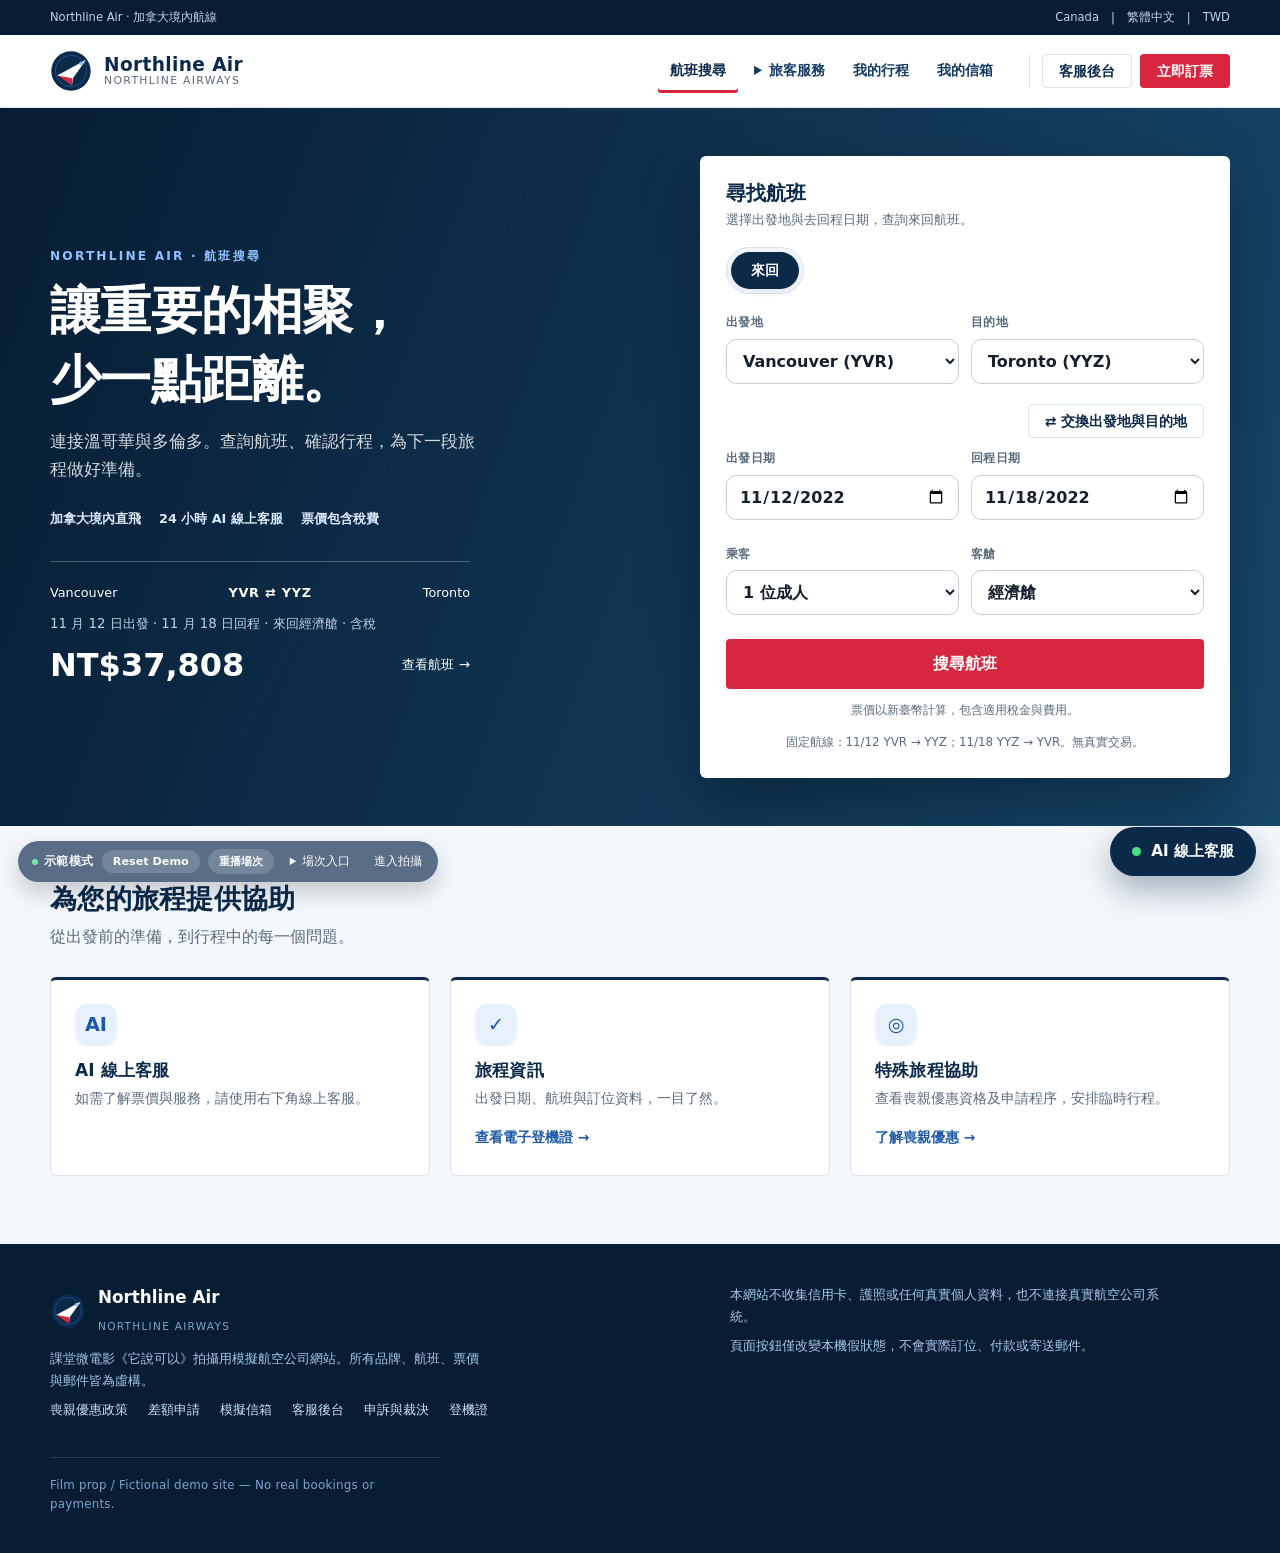
<file: index.html>
<!DOCTYPE html>
<html lang="zh-Hant">
<head>
  <meta charset="UTF-8">
  <meta name="viewport" content="width=device-width, initial-scale=1">
  <title>Northline Air — 航班搜尋</title>
  <link rel="icon" href="assets/img/logo.svg" type="image/svg+xml">
  <link rel="stylesheet" href="assets/css/style.css">
</head>
<body data-page="index">

  <div class="utility-bar"><div class="container"><span>Northline Air · 加拿大境內航線</span><span>Canada　|　繁體中文　|　TWD</span></div></div>
  <header class="site-header">
    <div class="container header-inner">
      <a class="brand" href="index.html">
        <img class="brand-logo" src="assets/img/logo.svg" alt="Northline Air">
        <span class="brand-text"><strong>Northline Air</strong><small>Northline Airways</small></span>
      </a>
      <nav class="main-nav" aria-label="主要導覽">
        <a href="index.html">航班搜尋</a>
        <details class="nav-services">
          <summary>旅客服務</summary>
          <div class="service-menu">
            <a href="boarding.html">電子登機證</a>
            <a href="policy.html">喪親優惠</a>
            <a href="claim.html">票價差額申請</a>
          </div>
        </details>
        <a href="boarding.html">我的行程</a>
        <a class="crew-only" href="mail.html">我的信箱</a>
      </nav>
      <div class="header-actions">
        <a class="crew-only btn btn-ghost btn-sm" href="staff.html">客服後台</a>
        <a class="btn btn-primary btn-sm" href="#search">立即訂票</a>
      </div>
    </div>
  </header>

  <main>
    <section class="hero">
      <div class="container hero-inner">
        <div class="hero-copy">
          <span class="eyebrow">Northline Air · 航班搜尋</span>
          <h1>讓重要的相聚，<br>少一點距離。</h1>
          <p>連接溫哥華與多倫多。查詢航班、確認行程，為下一段旅程做好準備。</p>
          <ul class="hero-points">
            <li>加拿大境內直飛</li>
            <li>24 小時 AI 線上客服</li>
            <li>票價包含稅費</li>
          </ul>
          <a class="route-offer" href="booking.html"><span>Vancouver <b>YVR ⇄ YYZ</b> Toronto</span><small>11 月 12 日出發 · 11 月 18 日回程 · 來回經濟艙 · 含稅</small><strong>NT$37,808 <span>查看航班 →</span></strong></a>
        </div>

        <div class="search-card" id="search">
          <h2>尋找航班</h2>
          <p class="sub">選擇出發地與去回程日期，查詢來回航班。</p>

          <form id="searchForm" novalidate>
            <div class="trip-switch" role="radiogroup" aria-label="行程類型">
              <label><input type="radio" name="trip" value="roundtrip" checked><span>來回</span></label>
            </div>

            <div class="field-row">
              <label class="field">
                <span>出發地</span>
                <select id="fromCity" name="from">
                  <option value="YVR" selected>Vancouver (YVR)</option>
                  <option value="YYZ">Toronto (YYZ)</option>
                </select>
              </label>
              <label class="field">
                <span>目的地</span>
                <select id="toCity" name="to">
                  <option value="YYZ" selected>Toronto (YYZ)</option>
                  <option value="YVR">Vancouver (YVR)</option>
                </select>
              </label>
            </div>

            <div style="text-align:right;margin:-4px 0 10px">
              <button type="button" id="swapCities" class="btn btn-ghost btn-sm">⇄ 交換出發地與目的地</button>
            </div>

            <div class="field-row">
              <label class="field">
                <span>出發日期</span>
                <input type="date" id="departDate" name="date" value="2022-11-12">
              </label>
              <label class="field">
                <span>回程日期</span>
                <input type="date" id="returnDate" name="returnDate" value="2022-11-18">
              </label>
            </div>

            <div class="field-row">
              <label class="field">
                <span>乘客</span>
                <select name="pax">
                  <option>1 位成人</option>
                </select>
              </label>
              <label class="field"><span>客艙</span><select name="cabin"><option>經濟艙</option></select></label>
            </div>

            <button class="btn btn-primary btn-block btn-lg" type="submit">搜尋航班</button>
            <p class="search-note">票價以新臺幣計算，包含適用稅金與費用。</p>
            <p id="searchError" class="notice" role="alert" hidden></p>
            <p class="crew-only search-note">固定航線：11/12 YVR → YYZ；11/18 YYZ → YVR。無真實交易。</p>
          </form>
        </div>
      </div>
    </section>

    <section class="section" id="services">
      <div class="container">
        <div class="section-head">
          <h2>為您的旅程提供協助</h2>
          <p>從出發前的準備，到行程中的每一個問題。</p>
        </div>
        <div class="feature-grid">
          <article class="feature">
            <div class="feature-icon">AI</div>
            <h3>AI 線上客服</h3>
            <p>如需了解票價與服務，請使用右下角線上客服。</p>
          </article>
          <article class="feature">
            <div class="feature-icon">✓</div>
            <h3>旅程資訊</h3>
            <p>出發日期、航班與訂位資料，一目了然。</p>
            <a href="boarding.html">查看電子登機證 →</a>
          </article>
          <article class="feature">
            <div class="feature-icon">◎</div>
            <h3>特殊旅程協助</h3>
            <p>查看喪親優惠資格及申請程序，安排臨時行程。</p>
            <a href="policy.html">了解喪親優惠 →</a>
          </article>
        </div>
      </div>
    </section>
  </main>

  <footer class="customer-footer film-only"><div class="container"><strong>Northline Air</strong><nav aria-label="頁尾服務"><a href="index.html">預訂航班</a><a href="policy.html">喪親優惠政策</a><a href="claim.html">喪親優惠申請</a></nav><small>Canada · 繁體中文 · TWD</small></div></footer>

  <footer class="site-footer crew-only">
    <div class="container footer-inner">
      <div>
        <div class="footer-brand">
          <img src="assets/img/logo.svg" alt="">
          <div><strong>Northline Air</strong><small>Northline Airways</small></div>
        </div>
        <p>課堂微電影《它說可以》拍攝用模擬航空公司網站。所有品牌、航班、票價與郵件皆為虛構。</p>
        <div class="footer-links">
          <a href="policy.html">喪親優惠政策</a>
          <a href="claim.html">差額申請</a>
          <a class="crew-only" href="mail.html">模擬信箱</a>
          <a class="crew-only" href="staff.html">客服後台</a>
          <a class="crew-only" href="case.html">申訴與裁決</a>
          <a href="boarding.html">登機證</a>
        </div>
      </div>
      <div>
        <p>本網站不收集信用卡、護照或任何真實個人資料，也不連接真實航空公司系統。</p>
        <p>頁面按鈕僅改變本機假狀態，不會實際訂位、付款或寄送郵件。</p>
      </div>
      <p class="fineprint">Film prop / Fictional demo site — No real bookings or payments.</p>
    </div>
  </footer>

  <script src="assets/js/data.js"></script>
  <script src="assets/js/app.js"></script>
</body>
</html>
</file>
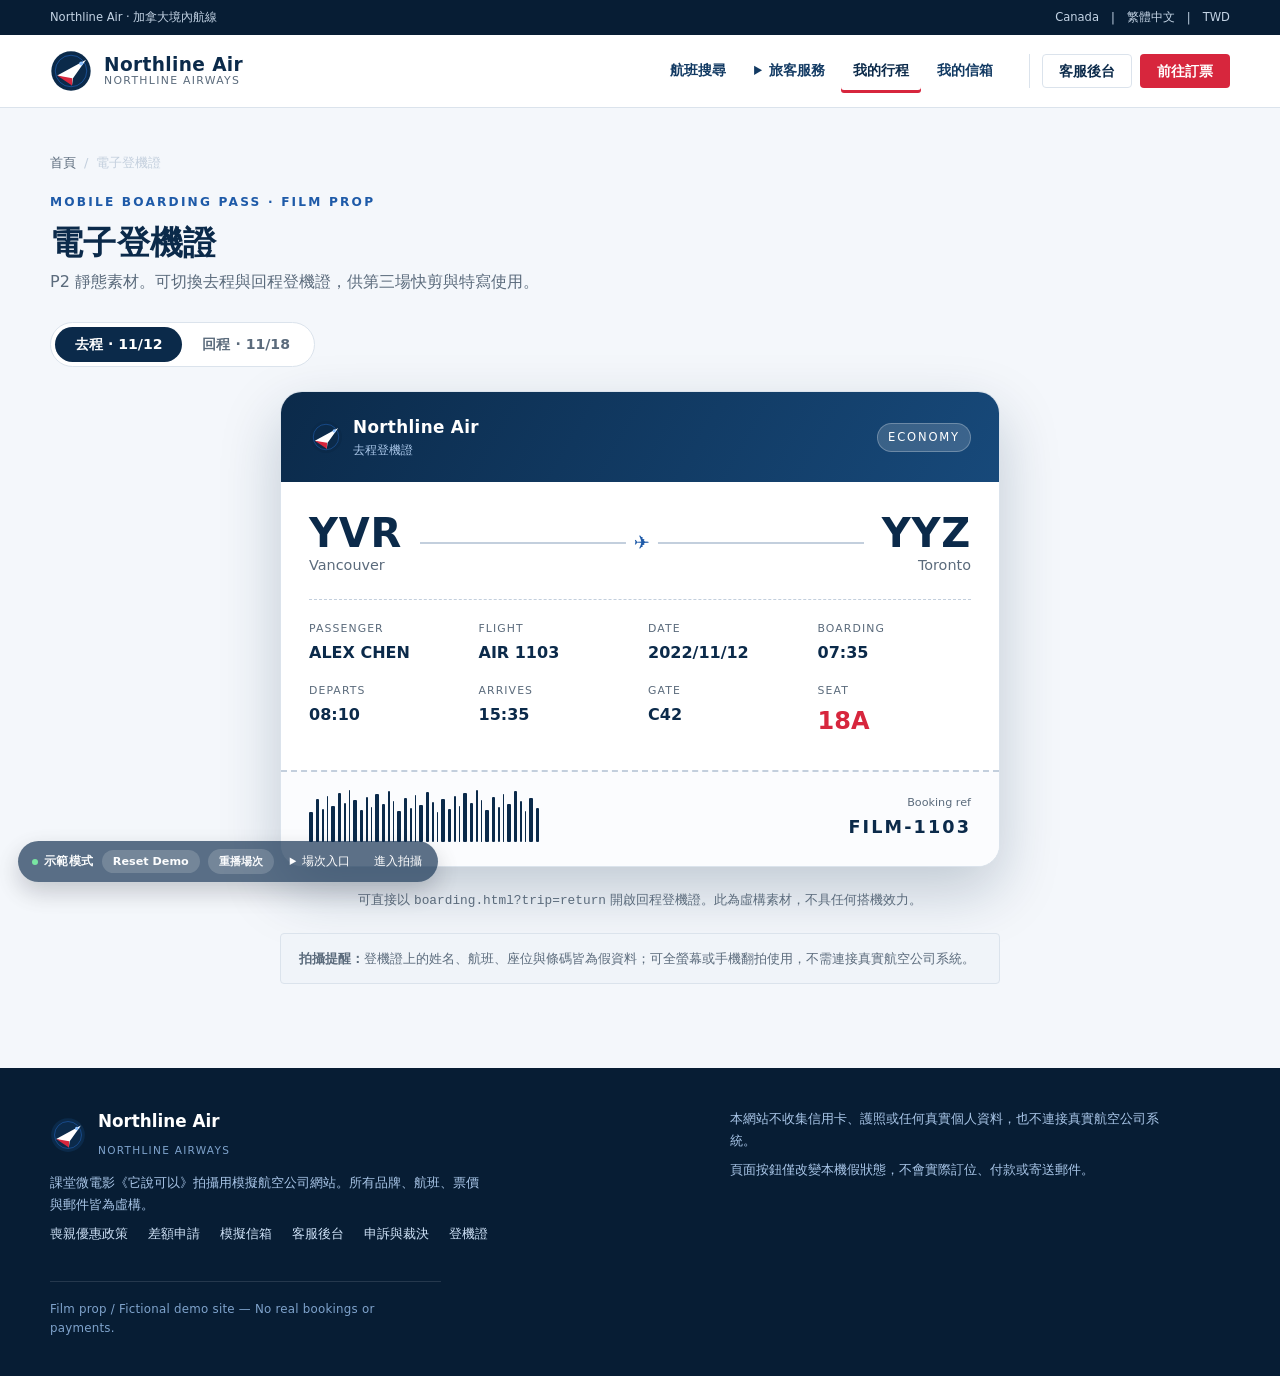
<file: boarding.html>
<!DOCTYPE html>
<html lang="zh-Hant">
<head>
  <meta charset="UTF-8">
  <meta name="viewport" content="width=device-width, initial-scale=1">
  <title>電子登機證 — Northline Air</title>
  <link rel="icon" href="assets/img/logo.svg" type="image/svg+xml">
  <link rel="stylesheet" href="assets/css/style.css">
</head>
<body data-page="boarding">

  <div class="utility-bar"><div class="container"><span>Northline Air · 加拿大境內航線</span><span>Canada　|　繁體中文　|　TWD</span></div></div>
  <header class="site-header">
    <div class="container header-inner">
      <a class="brand" href="index.html">
        <img class="brand-logo" src="assets/img/logo.svg" alt="Northline Air">
        <span class="brand-text"><strong>Northline Air</strong><small>Northline Airways</small></span>
      </a>
      <nav class="main-nav" aria-label="主要導覽">
        <a href="index.html">航班搜尋</a>
        <details class="nav-services">
          <summary>旅客服務</summary>
          <div class="service-menu">
            <a href="boarding.html">電子登機證</a>
            <a href="policy.html">喪親優惠</a>
            <a href="claim.html">票價差額申請</a>
          </div>
        </details>
        <a href="boarding.html">我的行程</a>
        <a class="crew-only" href="mail.html">我的信箱</a>
      </nav>
      <div class="header-actions">
        <a class="crew-only btn btn-ghost btn-sm" href="staff.html">客服後台</a>
        <a class="btn btn-primary btn-sm" href="booking.html">前往訂票</a>
      </div>
    </div>
  </header>

  <main class="page">
    <div class="container">
      <div class="breadcrumb crew-only">
        <a href="index.html">首頁</a><span>/</span><span>電子登機證</span>
      </div>

      <div class="page-head crew-only">
        <span class="eyebrow">Mobile Boarding Pass · Film Prop</span>
        <h1>電子登機證</h1>
        <p>P2 靜態素材。可切換去程與回程登機證，供第三場快剪與特寫使用。</p>
      </div>

      <div class="segmented crew-only" role="tablist" aria-label="登機證選擇">
        <button type="button" data-trip="outbound" class="is-active">去程 · 11/12</button>
        <button type="button" data-trip="return">回程 · 11/18</button>
      </div>

      <article class="boarding-pass">
        <div class="bp-top">
          <div class="bp-brand">
            <img src="assets/img/logo.svg" alt="">
            <div>
              <strong>Northline Air</strong>
              <div style="font-size:.72rem;color:#a9c6e8" id="bpTripLabel">去程登機證</div>
            </div>
          </div>
          <span class="bp-class">Economy</span>
        </div>

        <div class="bp-body">
          <div class="bp-route">
            <div class="bp-city">
              <strong id="bpFrom">YVR</strong>
              <span id="bpFromCity">Vancouver</span>
            </div>
            <div class="bp-line"></div>
            <div class="bp-city" style="text-align:right">
              <strong id="bpTo">YYZ</strong>
              <span id="bpToCity">Toronto</span>
            </div>
          </div>

          <div class="bp-grid">
            <div><small>Passenger</small><strong id="bpPassenger">ALEX CHEN</strong></div>
            <div><small>Flight</small><strong id="bpFlightNo">AIR 1103</strong></div>
            <div><small>Date</small><strong id="bpDate">2022/11/12</strong></div>
            <div><small>Boarding</small><strong id="bpBoarding">07:35</strong></div>
            <div><small>Departs</small><strong id="bpDepart">08:10</strong></div>
            <div><small>Arrives</small><strong id="bpArrive">15:35</strong></div>
            <div><small>Gate</small><strong id="bpGate">C42</strong></div>
            <div><small>Seat</small><strong class="bp-seat" id="bpSeat">18A</strong></div>
          </div>
        </div>

        <div class="bp-stub">
          <div class="barcode" id="bpBarcode" aria-hidden="true"></div>
          <div style="text-align:right">
            <small>Booking ref</small>
            <strong id="bpRef" style="font-size:1.1rem;letter-spacing:.12em;color:var(--navy)">FILM-1103</strong>
          </div>
        </div>
      </article>

      <p class="crew-only" style="text-align:center;margin-top:22px;font-size:.8rem;color:var(--muted)">
        可直接以 <code>boarding.html?trip=return</code> 開啟回程登機證。此為虛構素材，不具任何搭機效力。
      </p>

      <div class="doc-note crew-only" style="max-width:720px;margin:22px auto 0">
        <strong>拍攝提醒：</strong>登機證上的姓名、航班、座位與條碼皆為假資料；可全螢幕或手機翻拍使用，不需連接真實航空公司系統。
      </div>
    </div>
  </main>

  <footer class="customer-footer film-only"><div class="container"><strong>Northline Air</strong><nav aria-label="頁尾服務"><a href="index.html">預訂航班</a><a href="policy.html">喪親優惠政策</a><a href="claim.html">喪親優惠申請</a></nav><small>Canada · 繁體中文 · TWD</small></div></footer>

  <footer class="site-footer crew-only">
    <div class="container footer-inner">
      <div>
        <div class="footer-brand">
          <img src="assets/img/logo.svg" alt="">
          <div><strong>Northline Air</strong><small>Northline Airways</small></div>
        </div>
        <p>課堂微電影《它說可以》拍攝用模擬航空公司網站。所有品牌、航班、票價與郵件皆為虛構。</p>
        <div class="footer-links">
          <a href="policy.html">喪親優惠政策</a>
          <a href="claim.html">差額申請</a>
          <a class="crew-only" href="mail.html">模擬信箱</a>
          <a class="crew-only" href="staff.html">客服後台</a>
          <a class="crew-only" href="case.html">申訴與裁決</a>
          <a href="boarding.html">登機證</a>
        </div>
      </div>
      <div>
        <p>本網站不收集信用卡、護照或任何真實個人資料，也不連接真實航空公司系統。</p>
        <p>頁面按鈕僅改變本機假狀態，不會實際訂位、付款或寄送郵件。</p>
      </div>
      <p class="fineprint">Film prop / Fictional demo site — No real bookings or payments.</p>
    </div>
  </footer>

  <script src="assets/js/data.js"></script>
  <script src="assets/js/app.js"></script>
</body>
</html>
</file>
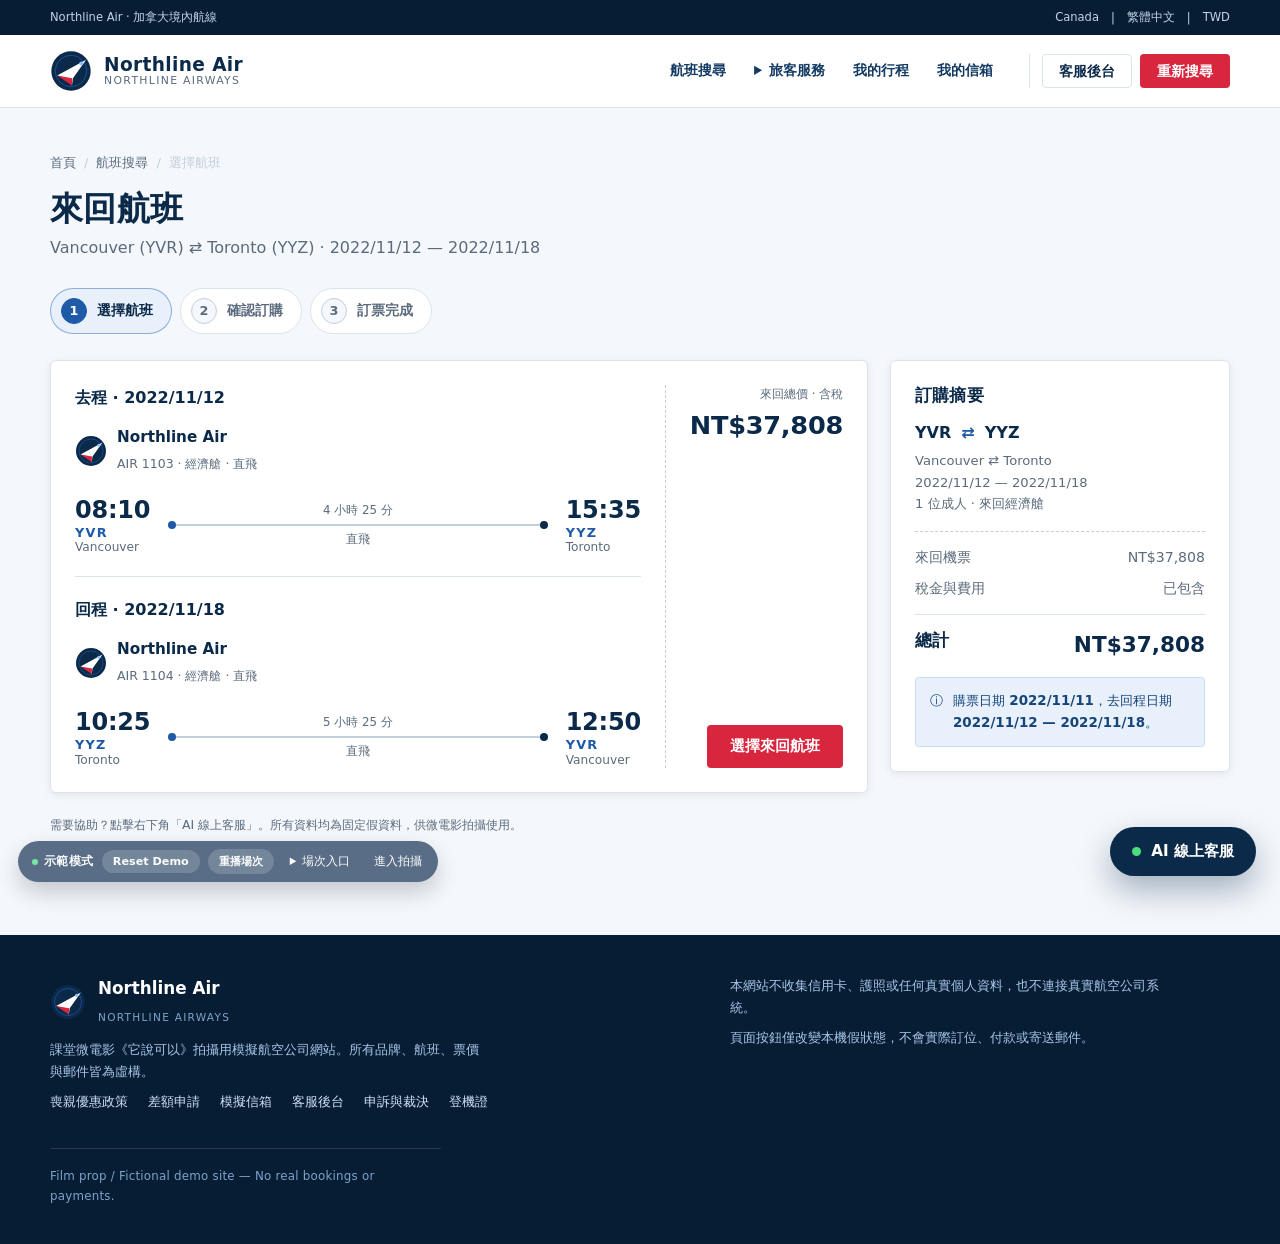
<file: booking.html>
<!DOCTYPE html>
<html lang="zh-Hant">
<head>
  <meta charset="UTF-8">
  <meta name="viewport" content="width=device-width, initial-scale=1">
  <title>Northline Air — 選擇航班</title>
  <link rel="icon" href="assets/img/logo.svg" type="image/svg+xml">
  <link rel="stylesheet" href="assets/css/style.css">
</head>
<body data-page="booking">

  <div class="utility-bar"><div class="container"><span>Northline Air · 加拿大境內航線</span><span>Canada　|　繁體中文　|　TWD</span></div></div>
  <header class="site-header">
    <div class="container header-inner">
      <a class="brand" href="index.html">
        <img class="brand-logo" src="assets/img/logo.svg" alt="Northline Air">
        <span class="brand-text"><strong>Northline Air</strong><small>Northline Airways</small></span>
      </a>
      <nav class="main-nav" aria-label="主要導覽">
        <a href="index.html">航班搜尋</a>
        <details class="nav-services">
          <summary>旅客服務</summary>
          <div class="service-menu">
            <a href="boarding.html">電子登機證</a>
            <a href="policy.html">喪親優惠</a>
            <a href="claim.html">票價差額申請</a>
          </div>
        </details>
        <a href="boarding.html">我的行程</a>
        <a class="crew-only" href="mail.html">我的信箱</a>
      </nav>
      <div class="header-actions">
        <a class="crew-only btn btn-ghost btn-sm" href="staff.html">客服後台</a>
        <a class="btn btn-primary btn-sm" href="index.html#search">重新搜尋</a>
      </div>
    </div>
  </header>

  <main class="page">
    <div class="container">
      <div class="breadcrumb">
        <a href="index.html">首頁</a><span>/</span><a href="index.html#search">航班搜尋</a><span>/</span><span>選擇航班</span>
      </div>

      <div class="page-head">
        <h1 id="pageTitle">來回航班</h1>
        <p id="pageSubtitle">Vancouver (YVR) ⇄ Toronto (YYZ) · 2022/11/12 — 2022/11/18</p>
      </div>

      <ol class="steps" aria-label="訂票進度">
        <li class="is-active" data-step="1"><span class="num">1</span>選擇航班</li>
        <li data-step="2"><span class="num">2</span>確認訂購</li>
        <li data-step="3"><span class="num">3</span>訂票完成</li>
      </ol>

      <div class="booking-layout">
        <section>
          <article class="flight-card" id="flightCard">
            <div class="flight-main">
              <p class="flight-leg">去程 · <span id="outboundDate">2022/11/12</span></p>
              <div class="flight-airline">
                <img src="assets/img/logo.svg" alt="">
                <div>
                  <strong>Northline Air</strong>
                  <small><span id="flightNo">AIR 1103</span> · 經濟艙 · 直飛</small>
                </div>
              </div>
              <div class="flight-route">
                <div class="route-point">
                  <strong id="departTime">08:10</strong>
                  <span id="flightFrom">YVR</span>
                  <small id="flightFromCity">Vancouver</small>
                </div>
                <div class="route-line">
                  <span class="route-duration" id="duration">4 小時 25 分</span>
                  <span class="line"></span>
                  <small>直飛</small>
                </div>
                <div class="route-point">
                  <strong id="arriveTime">15:35</strong>
                  <span id="flightTo">YYZ</span>
                  <small id="flightToCity">Toronto</small>
                </div>
              </div>
              <p class="flight-leg return-leg">回程 · <span id="returnFlightDate">2022/11/18</span></p>
              <div class="flight-airline">
                <img src="assets/img/logo.svg" alt="">
                <div>
                  <strong>Northline Air</strong>
                  <small><span id="returnFlightNo">AIR 1104</span> · 經濟艙 · 直飛</small>
                </div>
              </div>
              <div class="flight-route">
                <div class="route-point">
                  <strong id="returnDepartTime">10:25</strong>
                  <span id="returnFrom">YYZ</span>
                  <small id="returnFromCity">Toronto</small>
                </div>
                <div class="route-line">
                  <span class="route-duration" id="returnDuration">5 小時 25 分</span>
                  <span class="line"></span>
                  <small>直飛</small>
                </div>
                <div class="route-point">
                  <strong id="returnArriveTime">12:50</strong>
                  <span id="returnTo">YVR</span>
                  <small id="returnToCity">Vancouver</small>
                </div>
              </div>
            </div>
            <div class="flight-side">
              <div class="price">
                <small id="purchaseLabel">來回總價 · 含稅</small>
                <strong id="priceAmount">NT$37,808</strong>
              </div>
              <button class="btn btn-primary" type="button" id="selectFlight">選擇來回航班</button>
            </div>
          </article>

          <section class="confirm-panel card" id="confirmPanel" hidden>
            <h2>確認訂購</h2>
            <p style="color:var(--muted);margin-bottom:0">請確認以下航班與票價資訊。</p>
            <dl class="kv">
              <dt>去程航班</dt><dd id="confirmFlightNo">AIR 1103 · 直飛</dd>
              <dt>去程航段</dt><dd id="confirmRoute">YVR Vancouver → YYZ Toronto</dd>
              <dt>出發日期</dt><dd id="confirmDate">2022/11/12</dd>
              <dt>回程航班</dt><dd id="confirmReturnFlightNo">AIR 1104 · 直飛</dd>
              <dt>回程航段</dt><dd id="confirmReturnRoute">YYZ Toronto → YVR Vancouver</dd>
              <dt>回程日期</dt><dd id="confirmReturnDate">2022/11/18</dd>
              <dt>購票日期</dt><dd id="confirmBooked">2022/11/11</dd>
              <dt>來回總價（含稅）</dt><dd id="confirmAmount">NT$37,808</dd>
              <dt>乘客</dt><dd>Alex Chen（1 位成人）</dd>
              <dt>電子郵件</dt><dd>alex.chen@demo.example</dd>
            </dl>
            <div class="payment-review">
              <h3>付款方式</h3>
              <p>Visa　•••• 1103　／　持卡人 ALEX CHEN</p>
              <p>本次付款幣別：TWD · 機票價格已包含稅費</p>
              <label class="checkbox-row"><input type="checkbox" id="paymentAgree"><span>我已確認乘客、航班與應付金額，並同意使用以上付款方式。</span></label>
              <p id="paymentError" role="alert" hidden>請先確認付款資訊。</p>
            </div>
            <div class="notice crew-only">
              <span>ⓘ</span>
              <span>本頁為拍攝用模擬訂票，不要求信用卡，也不會實際扣款或開票。</span>
            </div>
            <div class="form-actions" style="justify-content:space-between">
              <button class="btn btn-outline" type="button" id="backToFlights">返回修改</button>
              <button class="btn btn-primary btn-lg" type="button" id="confirmBooking">確認付款與訂票</button>
            </div>
          </section>

          <section class="success-card" id="successCard" hidden>
            <div class="success-icon">✓</div>
            <h2 id="successTitle">訂票成功</h2>
            <p>您的來回機票已確認。請保留以下訂位資訊。</p>
            <div class="ref">FILM-1103</div>
            <dl class="kv">
              <dt>去程航班</dt><dd id="successFlightNo">AIR 1103</dd>
              <dt>去程航段</dt><dd id="successRoute">YVR → YYZ</dd>
              <dt>出發日期</dt><dd id="successDate">2022/11/12</dd>
              <dt>回程航班</dt><dd id="successReturnFlightNo">AIR 1104</dd>
              <dt>回程航段</dt><dd id="successReturnRoute">YYZ → YVR</dd>
              <dt>回程日期</dt><dd id="successReturnDate">2022/11/18</dd>
              <dt>購票日期</dt><dd id="successBooked">2022/11/11</dd>
              <dt>來回已付款金額</dt><dd id="successAmount">NT$37,808</dd>
            </dl>
            <div class="notice ok crew-only" style="max-width:520px;margin-inline:auto;text-align:left">
              <span>✓</span>
              <span>固定來回訂位展示；3-2 可直接預載此畫面。此畫面不會實際扣款，也不會向航空公司送出資料。</span>
            </div>
            <div class="success-actions">
              <a class="btn btn-navy" href="boarding.html">查看去程登機證</a>
              <a class="btn btn-navy" href="boarding.html?trip=return">查看回程登機證</a>
              <a class="crew-only btn btn-outline" href="mail.html">前往信箱</a>
              <a class="btn btn-outline" href="policy.html">喪親優惠政策</a>
            </div>
          </section>
        </section>

        <aside class="summary-card card">
          <h3>訂購摘要</h3>
          <div class="summary-route">
            <span id="sumFrom">YVR</span>
            <span class="plane">⇄</span>
            <span id="sumTo">YYZ</span>
          </div>
          <p class="summary-meta"><span id="sumRoute">Vancouver ⇄ Toronto</span><br><span id="sumDate">2022/11/12 — 2022/11/18</span><br>1 位成人 · 來回經濟艙</p>
          <dl class="money-list">
            <div class="money-row"><dt>來回機票</dt><dd id="sumFare">NT$37,808</dd></div>
            <div class="money-row"><dt>稅金與費用</dt><dd>已包含</dd></div>
            <div class="money-row total"><dt>總計</dt><dd class="val" id="sumTotal">NT$37,808</dd></div>
          </dl>
          <div class="notice info" style="margin-bottom:0;margin-top:14px">
            <span>ⓘ</span>
            <span>購票日期 <strong id="bookedDate">2022/11/11</strong>，去回程日期 <strong id="flightDate">2022/11/12 — 2022/11/18</strong>。</span>
          </div>
        </aside>
      </div>

      <p style="margin-top:22px;font-size:.78rem;color:var(--muted)">
        需要協助？點擊右下角「AI 線上客服」。<span class="crew-only">所有資料均為固定假資料，供微電影拍攝使用。</span>
      </p>
    </div>
  </main>

  <footer class="customer-footer film-only"><div class="container"><strong>Northline Air</strong><nav aria-label="頁尾服務"><a href="index.html">預訂航班</a><a href="policy.html">喪親優惠政策</a><a href="claim.html">喪親優惠申請</a></nav><small>Canada · 繁體中文 · TWD</small></div></footer>

  <footer class="site-footer crew-only">
    <div class="container footer-inner">
      <div>
        <div class="footer-brand">
          <img src="assets/img/logo.svg" alt="">
          <div><strong>Northline Air</strong><small>Northline Airways</small></div>
        </div>
        <p>課堂微電影《它說可以》拍攝用模擬航空公司網站。所有品牌、航班、票價與郵件皆為虛構。</p>
        <div class="footer-links">
          <a href="policy.html">喪親優惠政策</a>
          <a href="claim.html">差額申請</a>
          <a class="crew-only" href="mail.html">模擬信箱</a>
          <a class="crew-only" href="staff.html">客服後台</a>
          <a class="crew-only" href="case.html">申訴與裁決</a>
          <a href="boarding.html">登機證</a>
        </div>
      </div>
      <div>
        <p>本網站不收集信用卡、護照或任何真實個人資料，也不連接真實航空公司系統。</p>
        <p>頁面按鈕僅改變本機假狀態，不會實際訂位、付款或寄送郵件。</p>
      </div>
      <p class="fineprint">Film prop / Fictional demo site — No real bookings or payments.</p>
    </div>
  </footer>

  <script src="assets/js/data.js"></script>
  <script src="assets/js/app.js"></script>
</body>
</html>
</file>
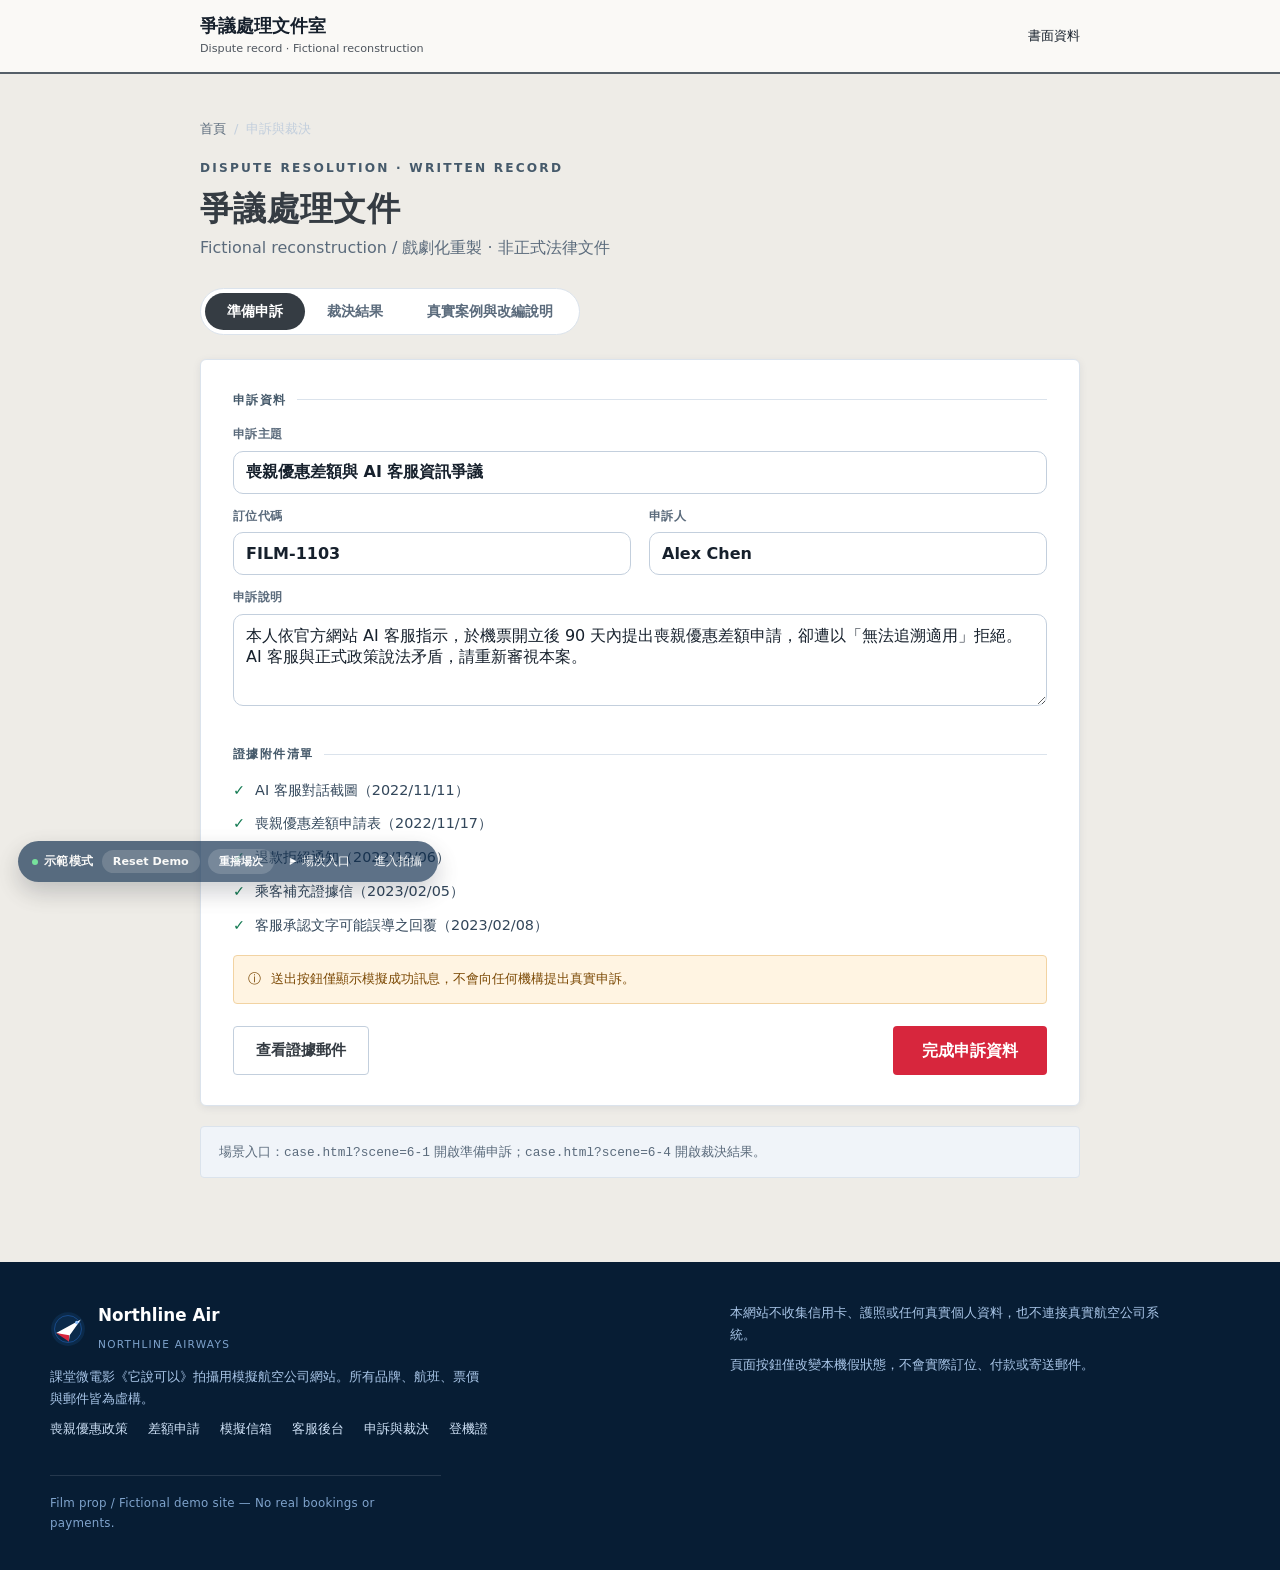
<file: case.html>
<!DOCTYPE html>
<html lang="zh-Hant">
<head>
  <meta charset="UTF-8">
  <meta name="viewport" content="width=device-width, initial-scale=1">
  <title>申訴與裁決 — Northline Air</title>
  <link rel="icon" href="assets/img/logo.svg" type="image/svg+xml">
  <link rel="stylesheet" href="assets/css/style.css">
</head>
<body data-page="case">

  <header class="system-header case-header"><div class="container-narrow header-inner"><div class="system-brand"><span>爭議處理文件室 <small>Dispute record · Fictional reconstruction</small></span></div><span class="system-account">書面資料</span></div></header>

  <main class="page">
    <div class="container-narrow">
      <div class="breadcrumb crew-only">
        <a href="index.html">首頁</a><span>/</span><span>申訴與裁決</span>
      </div>

      <div class="page-head">
        <span class="eyebrow">Dispute resolution · Written record</span>
        <h1>爭議處理文件</h1>
        <p>Fictional reconstruction / 戲劇化重製 · 非正式法律文件</p>
      </div>

      <div class="mode-tabs crew-only" role="tablist" aria-label="顯示模式">
        <button type="button" data-case-mode="prepare" class="is-active">準備申訴</button>
        <button type="button" data-case-mode="decision">裁決結果</button>
        <button type="button" data-case-mode="sources">真實案例與改編說明</button>
      </div>

      <section id="prepareMode">
        <div class="card form-card">
          <div class="form-section-title">申訴資料</div>
          <form id="appealForm">
            <div class="form-grid">
              <label class="field span-2">
                <span>申訴主題</span>
                <input type="text" name="subject" value="喪親優惠差額與 AI 客服資訊爭議" autocomplete="off">
              </label>
              <label class="field">
                <span>訂位代碼</span>
                <input type="text" name="reference" value="FILM-1103" autocomplete="off">
              </label>
              <label class="field">
                <span>申訴人</span>
                <input type="text" name="claimant" value="Alex Chen" autocomplete="off">
              </label>
              <label class="field span-2">
                <span>申訴說明</span>
                <textarea name="detail">本人依官方網站 AI 客服指示，於機票開立後 90 天內提出喪親優惠差額申請，卻遭以「無法追溯適用」拒絕。AI 客服與正式政策說法矛盾，請重新審視本案。</textarea>
              </label>
            </div>

            <div class="form-section-title">證據附件清單</div>
            <ul class="evidence-list">
              <li>AI 客服對話截圖（2022/11/11）</li>
              <li>喪親優惠差額申請表（2022/11/17）</li>
              <li>退款拒絕通知（2022/12/06）</li>
              <li>乘客補充證據信（2023/02/05）</li>
              <li>客服承認文字可能誤導之回覆（2023/02/08）</li>
            </ul>

            <div class="notice crew-only">
              <span>ⓘ</span>
              <span>送出按鈕僅顯示模擬成功訊息，不會向任何機構提出真實申訴。</span>
            </div>

            <div class="form-actions" style="justify-content:space-between">
              <a class="crew-only btn btn-outline" href="mail.html">查看證據郵件</a>
              <button class="btn btn-primary btn-lg" type="submit" id="appealSubmit">完成申訴資料</button>
            </div>
          </form>

          <div class="notice ok" id="appealSubmitted" hidden style="margin-top:18px;margin-bottom:0">
            <span>✓</span>
            <span>申訴資料已備妥 · 文件編號 CASE-APPEAL-1103。本頁未向任何機構送件。</span>
          </div>
        </div>
      </section>

      <section id="decisionMode" hidden>
        <div class="decision-head">
          <span class="reconstruction-label">Fictional reconstruction / 戲劇化重製</span>
          <h2>書面裁決通知</h2>
          <div class="decision-date" id="decDate">2024/02/14</div>
          <p class="decision-case" id="decTitle">Alex Chen v. Northline Air</p>
          <p class="decision-case">申請人 Alex Chen ／ 相對人 Northline Air</p>
        </div>

        <ul class="finding-list">
          <li>航空公司對其官方網站聊天機器人提供的資訊負有責任。</li>
          <li>聊天機器人的回覆構成過失性不實陳述（negligent misrepresentation）。</li>
          <li>乘客對該資訊產生合理信賴，並因此受有損失。</li>
        </ul>

        <table class="amount-table">
          <thead>
            <tr><th>項目</th><th>金額</th></tr>
          </thead>
          <tbody>
            <tr><td>損害賠償</td><td id="decDamages">NT$15,094</td></tr>
            <tr><td>判決前利息</td><td id="decInterest">NT$838</td></tr>
            <tr><td>程序費</td><td id="decFees">NT$2,899</td></tr>
            <tr class="total-row"><td>合計</td><td id="decTotal">NT$18,831</td></tr>
          </tbody>
        </table>

        <p class="case-note">
          本通知為虛構角色的戲劇化重製。日期與論理參考公開裁決；金額為拍攝用新臺幣換算，非原裁決幣別；不具法律效力，不代表任何機構之正式通知。
        </p>

        <div style="display:flex;gap:10px;flex-wrap:wrap;margin-top:18px">
          <a class="crew-only btn btn-outline" href="staff.html">回看 AI／政策對照</a>
          <a class="crew-only btn btn-outline" href="mail.html">回看證據郵件</a>
        </div>
      </section>

      <section id="sourcesMode" class="doc" hidden>
        <span class="eyebrow">資料來源 · Historical reference</span>
        <h2>真實案件</h2>
        <p><strong id="sourceTitle">Moffatt v. Air Canada, 2024 BCCRT 149</strong></p>
        <p>卑詩省民事審裁處 · 2024/02/14</p>
        <p>本片《它說可以》為中文在地化改編。劇中乘客 Alex Chen、Northline Air 與內部工單均為虛構設定，不是真實裁決的當事人或公司內部紀錄。</p>
        <p>客服與主管的對話、非真人客服營業時間，以及敗訴後僅增加免責聲明的結尾，均屬戲劇創作。原裁決未確認聊天機器人採用任何特定大型語言模型。</p>
        <p>改編自真實事件，部分情節為戲劇創作。</p>
        <a id="sourceLink" href="https://www.canlii.org/en/bc/bccrt/doc/2024/2024bccrt149/2024bccrt149.html" target="_blank" rel="noopener noreferrer">閱讀原始裁決（需網路） ↗</a>
      </section>

      <div class="doc-note crew-only" style="margin-top:20px">
        場景入口：<code>case.html?scene=6-1</code> 開啟準備申訴；<code>case.html?scene=6-4</code> 開啟裁決結果。
      </div>
    </div>
  </main>

  <footer class="site-footer crew-only">
    <div class="container footer-inner">
      <div>
        <div class="footer-brand">
          <img src="assets/img/logo.svg" alt="">
          <div><strong>Northline Air</strong><small>Northline Airways</small></div>
        </div>
        <p>課堂微電影《它說可以》拍攝用模擬航空公司網站。所有品牌、航班、票價與郵件皆為虛構。</p>
        <div class="footer-links">
          <a href="policy.html">喪親優惠政策</a>
          <a href="claim.html">差額申請</a>
          <a class="crew-only" href="mail.html">模擬信箱</a>
          <a class="crew-only" href="staff.html">客服後台</a>
          <a class="crew-only" href="case.html">申訴與裁決</a>
          <a href="boarding.html">登機證</a>
        </div>
      </div>
      <div>
        <p>本網站不收集信用卡、護照或任何真實個人資料，也不連接真實航空公司系統。</p>
        <p>頁面按鈕僅改變本機假狀態，不會實際訂位、付款或寄送郵件。</p>
      </div>
      <p class="fineprint">Film prop / Fictional demo site — No real bookings or payments.</p>
    </div>
  </footer>

  <script src="assets/js/data.js"></script>
  <script src="assets/js/app.js"></script>
</body>
</html>
</file>
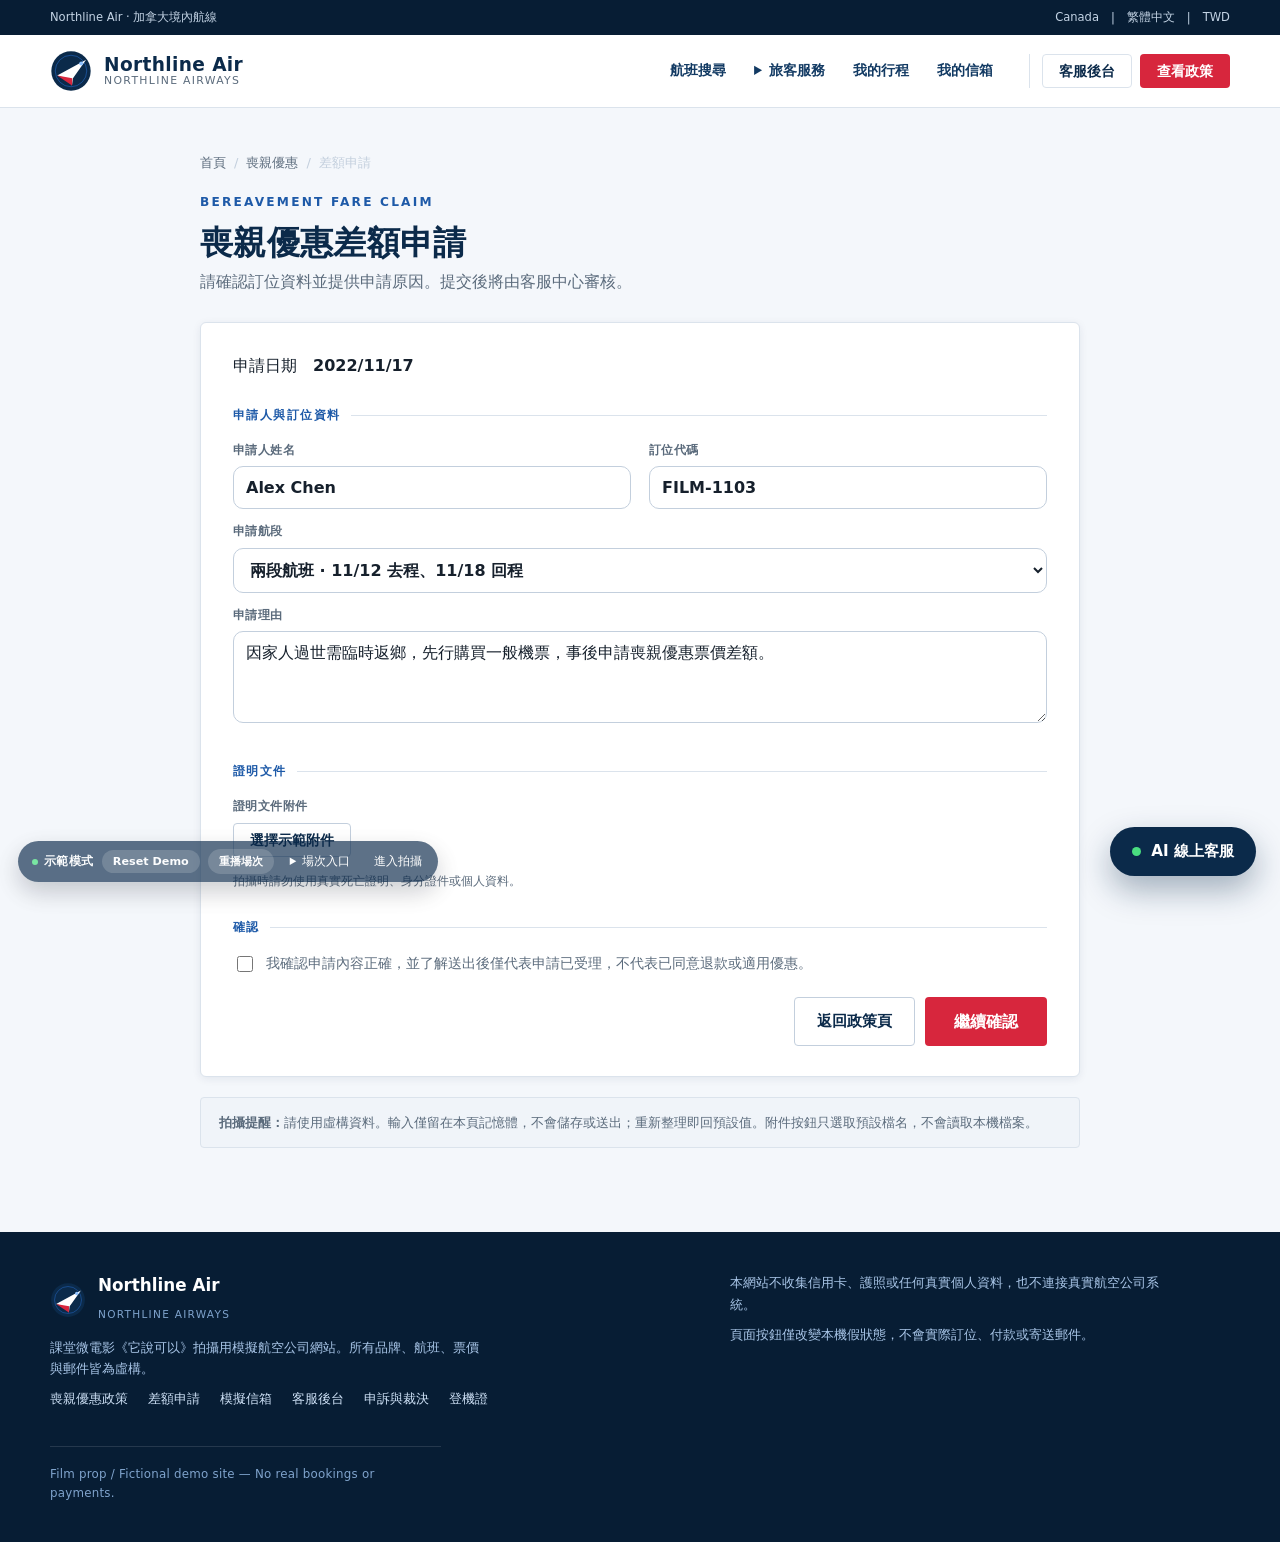
<file: claim.html>
<!DOCTYPE html>
<html lang="zh-Hant">
<head>
  <meta charset="UTF-8">
  <meta name="viewport" content="width=device-width, initial-scale=1">
  <title>喪親優惠差額申請 — Northline Air</title>
  <link rel="icon" href="assets/img/logo.svg" type="image/svg+xml">
  <link rel="stylesheet" href="assets/css/style.css">
</head>
<body data-page="claim">

  <div class="utility-bar"><div class="container"><span>Northline Air · 加拿大境內航線</span><span>Canada　|　繁體中文　|　TWD</span></div></div>
  <header class="site-header">
    <div class="container header-inner">
      <a class="brand" href="index.html">
        <img class="brand-logo" src="assets/img/logo.svg" alt="Northline Air">
        <span class="brand-text"><strong>Northline Air</strong><small>Northline Airways</small></span>
      </a>
      <nav class="main-nav" aria-label="主要導覽">
        <a href="index.html">航班搜尋</a>
        <details class="nav-services">
          <summary>旅客服務</summary>
          <div class="service-menu">
            <a href="boarding.html">電子登機證</a>
            <a href="policy.html">喪親優惠</a>
            <a href="claim.html">票價差額申請</a>
          </div>
        </details>
        <a href="boarding.html">我的行程</a>
        <a class="crew-only" href="mail.html">我的信箱</a>
      </nav>
      <div class="header-actions">
        <a class="crew-only btn btn-ghost btn-sm" href="staff.html">客服後台</a>
        <a class="btn btn-primary btn-sm" href="policy.html">查看政策</a>
      </div>
    </div>
  </header>

  <main class="page">
    <div class="container-narrow">
      <div class="breadcrumb">
        <a href="index.html">首頁</a><span>/</span><a href="policy.html">喪親優惠</a><span>/</span><span>差額申請</span>
      </div>

      <div class="page-head">
        <span class="eyebrow">Bereavement Fare Claim</span>
        <h1>喪親優惠差額申請</h1>
        <p>請確認訂位資料並提供申請原因。提交後將由客服中心審核。</p>
      </div>

      <section class="card form-card" id="claimWrap">
        <form id="claimForm" novalidate>
          <p class="application-date">申請日期　<strong>2022/11/17</strong></p>
          <div class="form-section-title">申請人與訂位資料</div>

          <div class="form-grid">
            <label class="field">
              <span>申請人姓名</span>
              <input type="text" id="claimName" name="name" value="Alex Chen" autocomplete="off" maxlength="80" required>
            </label>
            <label class="field">
              <span>訂位代碼</span>
              <input type="text" id="claimRef" name="reference" value="FILM-1103" autocomplete="off" maxlength="30" required>
            </label>
            <label class="field span-2">
              <span>申請航段</span>
              <select name="route" id="claimRoute">
                <option value="both" selected>兩段航班 · 11/12 去程、11/18 回程</option>
                <option value="outbound">Vancouver (YVR) → Toronto (YYZ) · 2022/11/12 · AIR 1103</option>
                <option value="return">Toronto (YYZ) → Vancouver (YVR) · 2022/11/18 · AIR 1104</option>
              </select>
            </label>
            <label class="field span-2">
              <span>申請理由</span>
              <textarea id="claimReason" name="reason" maxlength="1200" required>因家人過世需臨時返鄉，先行購買一般機票，事後申請喪親優惠票價差額。</textarea>
            </label>
          </div>

          <div class="form-section-title">證明文件</div>
          <div class="field">
            <span>證明文件附件</span>
            <div>
              <button class="btn btn-outline btn-sm" type="button" id="chooseAttachment"><span class="film-only">選擇附件</span><span class="crew-only">選擇示範附件</span></button>
              <span class="file-chip" id="claimAttachment" hidden>supporting-document.pdf</span>
              <button class="btn btn-ghost btn-sm" type="button" id="removeAttachment" hidden>移除</button>
            </div>
            <p class="field-hint crew-only" style="margin:8px 0 0">拍攝時請勿使用真實死亡證明、身分證件或個人資料。</p>
          </div>

          <div class="form-section-title">確認</div>
          <label class="checkbox-row">
            <input type="checkbox" id="claimAgree" name="agree">
            <span>我確認申請內容正確，並了解送出後僅代表申請已受理，不代表已同意退款或適用優惠。</span>
          </label>

          <div id="claimError" class="notice" hidden></div>

          <div class="form-actions">
            <a class="btn btn-outline" href="policy.html">返回政策頁</a>
            <button class="btn btn-primary btn-lg" type="submit">繼續確認</button>
          </div>
        </form>
      </section>

      <section class="card confirm-panel" id="claimConfirm" hidden>
        <h2>確認申請內容</h2>
        <p style="color:var(--muted);margin-bottom:0">送出前，請再次確認以下資訊。</p>

        <div class="date-emphasis">
          <small>首次提出申請日期</small>
          <strong id="claimConfirmDate">2022/11/17</strong>
        </div>

        <dl class="kv">
          <dt>申請人</dt><dd id="claimConfirmName">Alex Chen</dd>
          <dt>訂位代碼</dt><dd id="claimConfirmRef">FILM-1103</dd>
          <dt>申請航段</dt><dd id="claimConfirmRoute">Vancouver (YVR) → Toronto (YYZ) · 2022/11/12</dd>
          <dt>申請理由</dt><dd id="claimConfirmReason">因家人過世需臨時返鄉，先行購買一般機票，事後申請喪親優惠票價差額。</dd>
          <dt>附件</dt><dd id="claimConfirmAttachment">supporting-document.pdf</dd>
        </dl>

        <div class="notice crew-only">
          <span>ⓘ</span>
          <span>送出後畫面僅會顯示「已收到您的申請」，不會顯示已同意退款。</span>
        </div>

        <div class="form-actions" style="justify-content:space-between">
          <button class="btn btn-outline" type="button" id="claimBack">返回修改</button>
          <button class="btn btn-primary btn-lg" type="button" id="claimSubmit">確認送出申請</button>
        </div>
      </section>

      <section class="success-card" id="claimSuccess" hidden>
        <div class="success-icon">✓</div>
        <h2>已收到您的申請</h2>
        <p>我們已收到您的喪親優惠差額申請，將依正式政策進行審核。</p>
        <div class="ref" id="claimSuccessRef">CASE-CLAIM-1103</div>
        <dl class="kv">
          <dt>申請人</dt><dd id="claimSuccessName">Alex Chen</dd>
          <dt>訂位代碼</dt><dd id="claimSuccessBooking">FILM-1103</dd>
          <dt>申請航段</dt><dd id="claimSuccessRoute"></dd>
          <dt>申請理由</dt><dd id="claimSuccessReason"></dd>
          <dt>附件</dt><dd id="claimSuccessAttachment"></dd>
          <dt>首次申請日期</dt><dd id="claimSuccessDate">2022/11/17</dd>
          <dt>目前狀態</dt><dd><span class="tag amber">已受理 · 審核中</span></dd>
        </dl>
        <div class="notice info" style="max-width:560px;margin-inline:auto;text-align:left">
          <span>ⓘ</span>
          <span>申請已受理，不代表本公司已同意退款或適用喪親優惠。審核結果將另行通知。</span>
        </div>
        <div class="success-actions">
          <a class="crew-only btn btn-navy" href="mail.html">前往信箱查看通知</a>
          <a class="btn btn-outline" href="policy.html">返回政策頁</a>
        </div>
      </section>

      <div class="doc-note crew-only" style="margin-top:20px">
        <strong>拍攝提醒：</strong>請使用虛構資料。輸入僅留在本頁記憶體，不會儲存或送出；重新整理即回預設值。附件按鈕只選取預設檔名，不會讀取本機檔案。
      </div>
    </div>
  </main>

  <footer class="customer-footer film-only"><div class="container"><strong>Northline Air</strong><nav aria-label="頁尾服務"><a href="index.html">預訂航班</a><a href="policy.html">喪親優惠政策</a><a href="claim.html">喪親優惠申請</a></nav><small>Canada · 繁體中文 · TWD</small></div></footer>

  <footer class="site-footer crew-only">
    <div class="container footer-inner">
      <div>
        <div class="footer-brand">
          <img src="assets/img/logo.svg" alt="">
          <div><strong>Northline Air</strong><small>Northline Airways</small></div>
        </div>
        <p>課堂微電影《它說可以》拍攝用模擬航空公司網站。所有品牌、航班、票價與郵件皆為虛構。</p>
        <div class="footer-links">
          <a href="policy.html">喪親優惠政策</a>
          <a href="claim.html">差額申請</a>
          <a class="crew-only" href="mail.html">模擬信箱</a>
          <a class="crew-only" href="staff.html">客服後台</a>
          <a class="crew-only" href="case.html">申訴與裁決</a>
          <a href="boarding.html">登機證</a>
        </div>
      </div>
      <div>
        <p>本網站不收集信用卡、護照或任何真實個人資料，也不連接真實航空公司系統。</p>
        <p>頁面按鈕僅改變本機假狀態，不會實際訂位、付款或寄送郵件。</p>
      </div>
      <p class="fineprint">Film prop / Fictional demo site — No real bookings or payments.</p>
    </div>
  </footer>

  <script src="assets/js/data.js"></script>
  <script src="assets/js/app.js"></script>
</body>
</html>
</file>
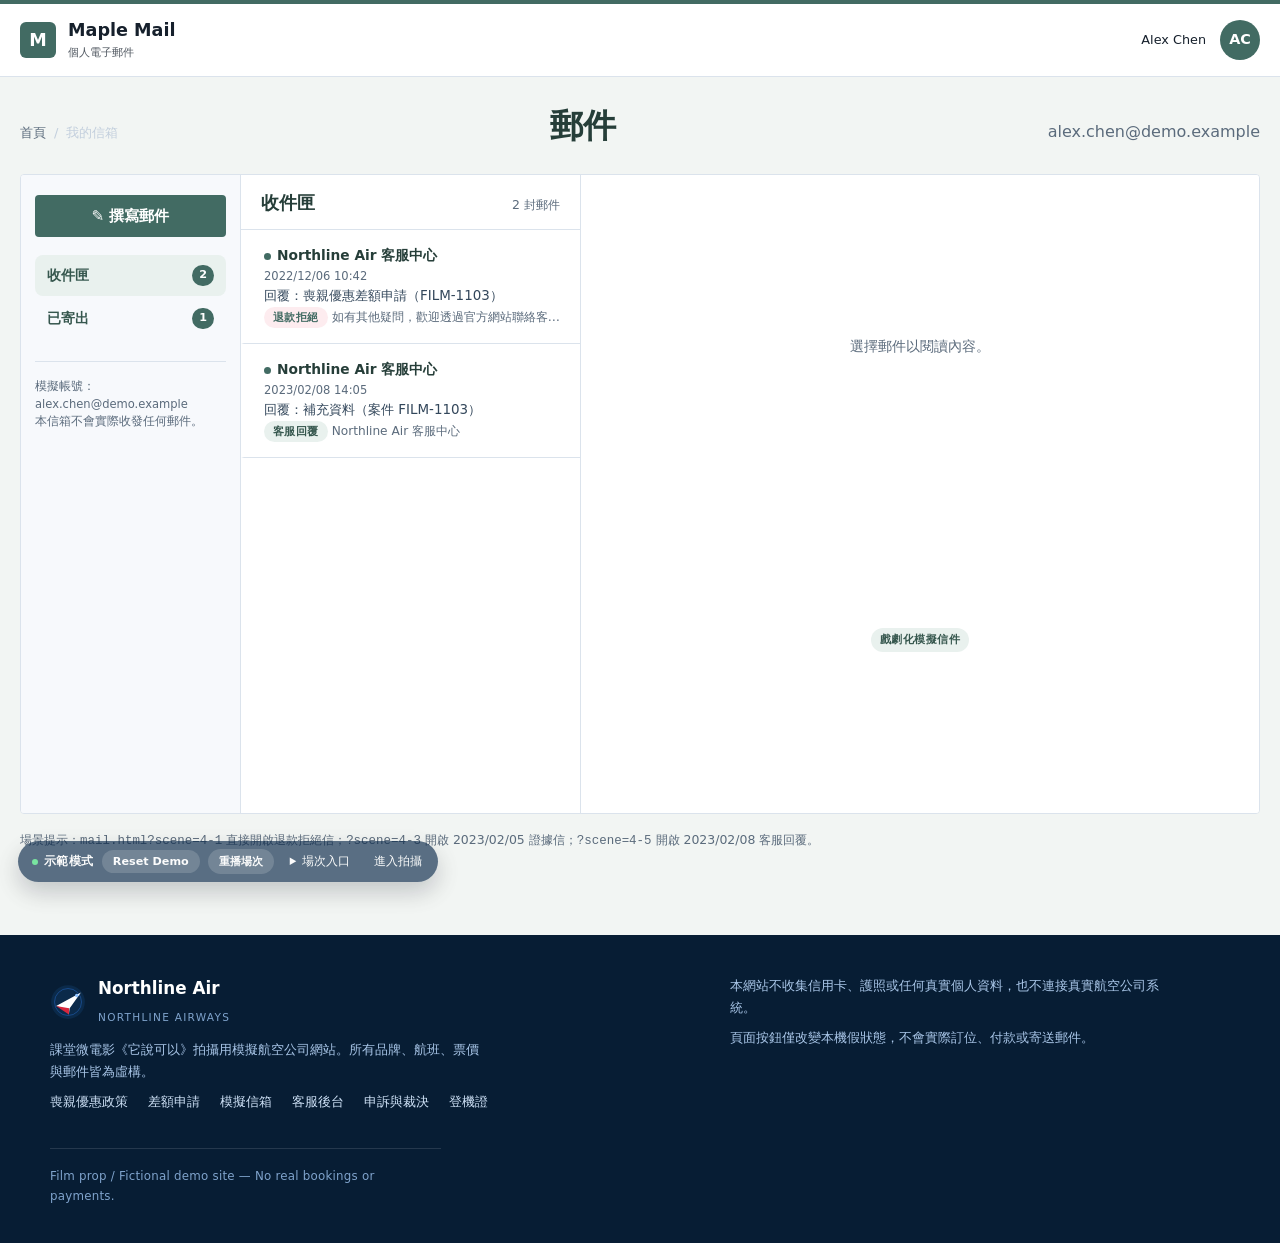
<file: mail.html>
<!DOCTYPE html>
<html lang="zh-Hant">
<head>
  <meta charset="UTF-8">
  <meta name="viewport" content="width=device-width, initial-scale=1">
  <title>Maple Mail — 電子郵件</title>
  <link rel="icon" href="assets/img/logo.svg" type="image/svg+xml">
  <link rel="stylesheet" href="assets/css/style.css">
</head>
<body data-page="mail">

  <header class="system-header mail-header"><div class="container-wide header-inner"><div class="system-brand"><span class="mail-monogram">M</span><span>Maple Mail <small>個人電子郵件</small></span></div><div class="system-account"><span>Alex Chen</span><span class="avatar customer">AC</span></div></div></header>

  <main class="mail-page">
    <div class="container-wide">
      <div class="page-head">
        <div class="breadcrumb crew-only">
          <a href="index.html">首頁</a><span>/</span><span>我的信箱</span>
        </div>
        <h1>郵件</h1>
        <p>alex.chen@demo.example</p>
      </div>

      <div class="mail-app card">
        <aside class="mail-side">
          <button class="btn btn-primary compose-btn crew-only" type="button" id="composeMail">✎ 撰寫郵件</button>
          <ul class="mail-folders">
            <li><a class="is-active" href="#inbox" data-folder="inbox">收件匣 <span class="count" id="inboxCount">2</span></a></li>
            <li><a href="#sent" data-folder="sent">已寄出 <span class="count" id="sentCount">1</span></a></li>
          </ul>
          <p class="mail-side-note crew-only">
            模擬帳號：alex.chen@demo.example<br>
            本信箱不會實際收發任何郵件。
          </p>
        </aside>

        <section class="mail-list-col" aria-label="郵件列表">
          <div class="mail-list-head">
            <h2 id="mailFolderTitle">收件匣</h2>
            <span id="mailCount">2 封郵件</span>
          </div>
          <div class="mail-list" id="mailList"></div>
        </section>

        <section class="mail-read" id="mailRead" aria-label="郵件內容">
          <div class="mail-empty">
            選擇左側郵件以閱讀內容。<br>
            <span class="tag">戲劇化模擬信件</span>
          </div>
        </section>
      </div>

      <p class="crew-only" style="margin-top:16px;font-size:.78rem;color:var(--muted)">
        場景提示：<code>mail.html?scene=4-1</code> 直接開啟退款拒絕信；<code>?scene=4-3</code> 開啟 2023/02/05 證據信；<code>?scene=4-5</code> 開啟 2023/02/08 客服回覆。
      </p>
    </div>
  </main>

  <footer class="site-footer crew-only">
    <div class="container footer-inner">
      <div>
        <div class="footer-brand">
          <img src="assets/img/logo.svg" alt="">
          <div><strong>Northline Air</strong><small>Northline Airways</small></div>
        </div>
        <p>課堂微電影《它說可以》拍攝用模擬航空公司網站。所有品牌、航班、票價與郵件皆為虛構。</p>
        <div class="footer-links">
          <a href="policy.html">喪親優惠政策</a>
          <a href="claim.html">差額申請</a>
          <a class="crew-only" href="mail.html">模擬信箱</a>
          <a class="crew-only" href="staff.html">客服後台</a>
          <a class="crew-only" href="case.html">申訴與裁決</a>
          <a href="boarding.html">登機證</a>
        </div>
      </div>
      <div>
        <p>本網站不收集信用卡、護照或任何真實個人資料，也不連接真實航空公司系統。</p>
        <p>頁面按鈕僅改變本機假狀態，不會實際訂位、付款或寄送郵件。</p>
      </div>
      <p class="fineprint">Film prop / Fictional demo site — No real bookings or payments.</p>
    </div>
  </footer>

  <script src="assets/js/data.js"></script>
  <script src="assets/js/app.js"></script>
</body>
</html>
</file>
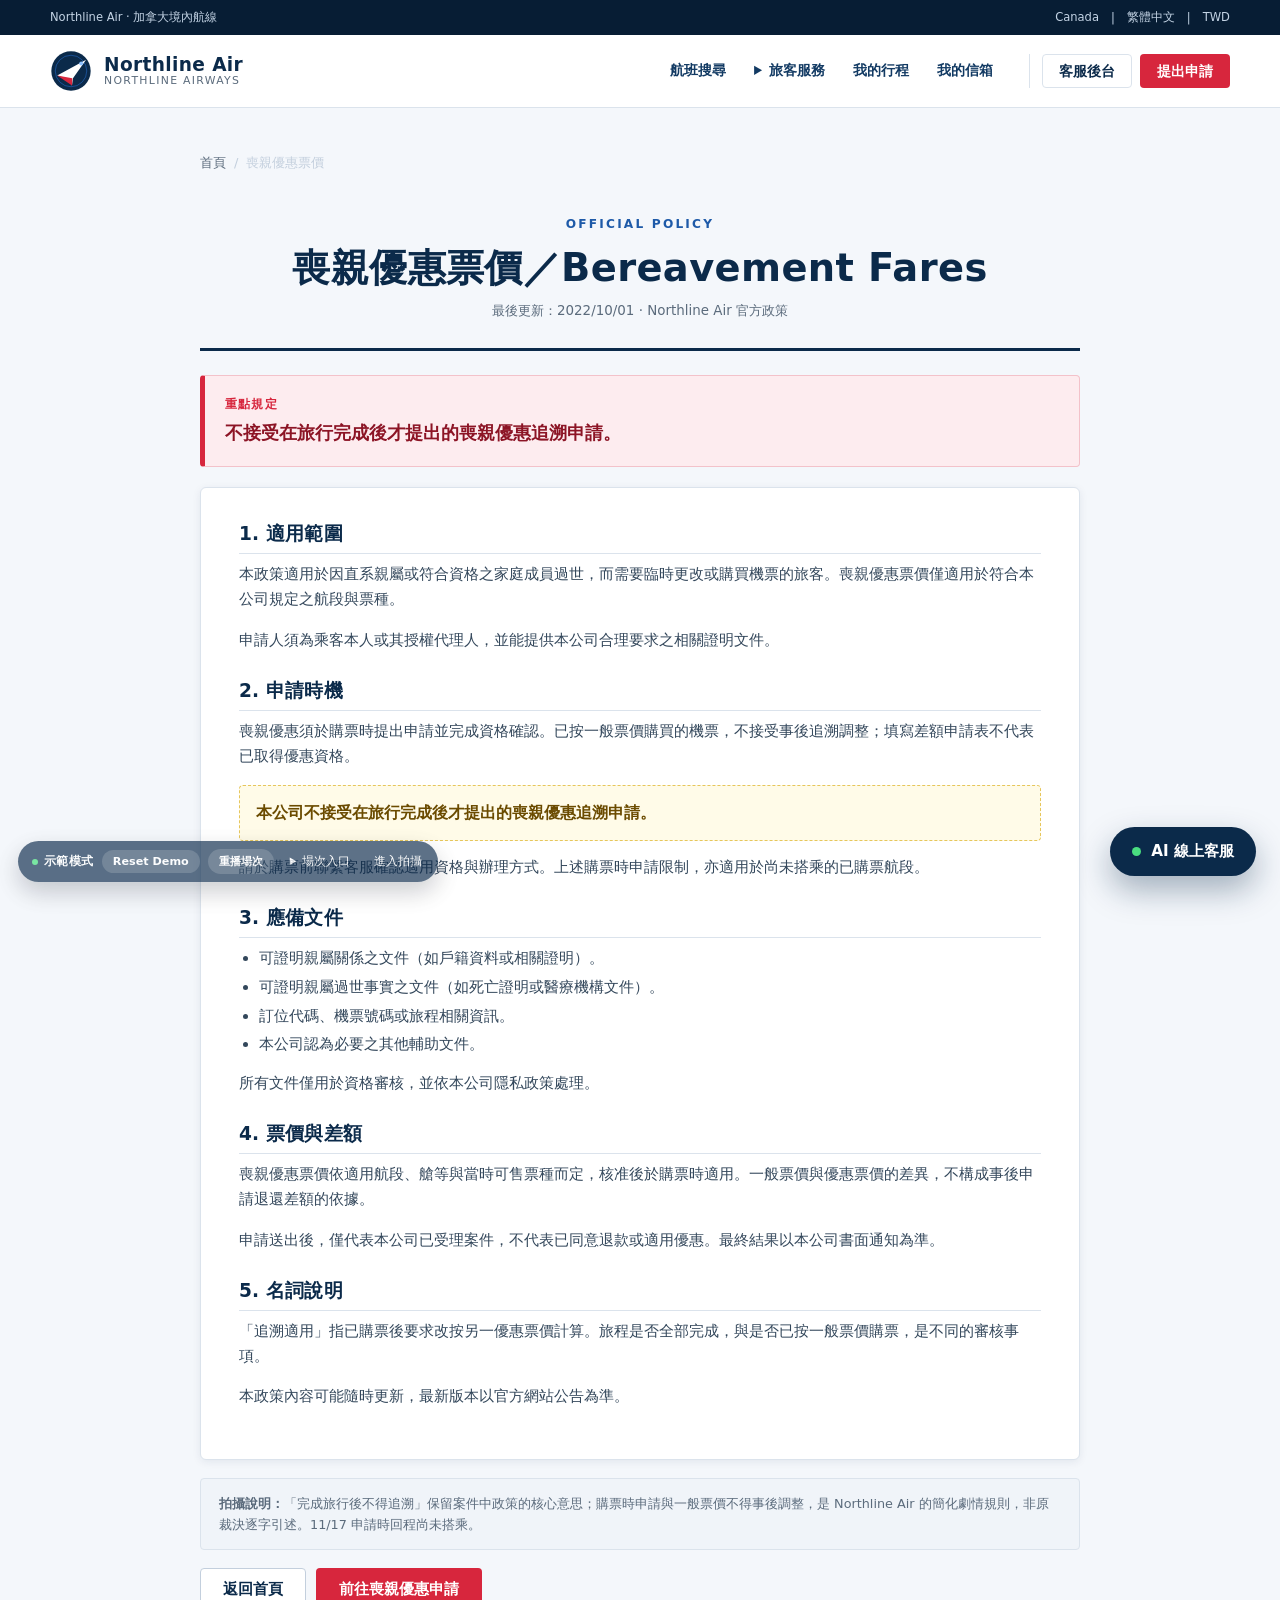
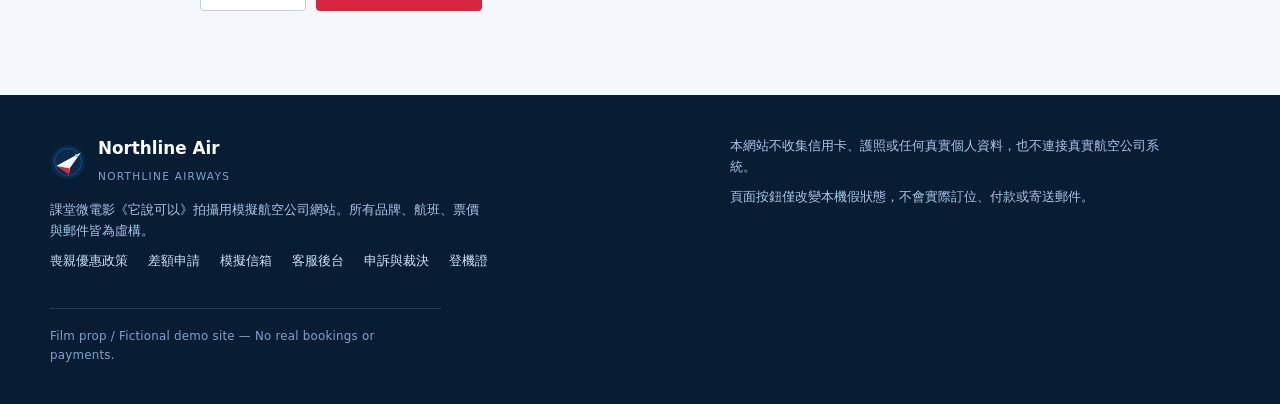
<file: policy.html>
<!DOCTYPE html>
<html lang="zh-Hant">
<head>
  <meta charset="UTF-8">
  <meta name="viewport" content="width=device-width, initial-scale=1">
  <title>喪親優惠票價／Bereavement Fares — Northline Air</title>
  <link rel="icon" href="assets/img/logo.svg" type="image/svg+xml">
  <link rel="stylesheet" href="assets/css/style.css">
</head>
<body data-page="policy">

  <div class="utility-bar"><div class="container"><span>Northline Air · 加拿大境內航線</span><span>Canada　|　繁體中文　|　TWD</span></div></div>
  <header class="site-header">
    <div class="container header-inner">
      <a class="brand" href="index.html">
        <img class="brand-logo" src="assets/img/logo.svg" alt="Northline Air">
        <span class="brand-text"><strong>Northline Air</strong><small>Northline Airways</small></span>
      </a>
      <nav class="main-nav" aria-label="主要導覽">
        <a href="index.html">航班搜尋</a>
        <details class="nav-services">
          <summary>旅客服務</summary>
          <div class="service-menu">
            <a href="boarding.html">電子登機證</a>
            <a href="policy.html">喪親優惠</a>
            <a href="claim.html">票價差額申請</a>
          </div>
        </details>
        <a href="boarding.html">我的行程</a>
        <a class="crew-only" href="mail.html">我的信箱</a>
      </nav>
      <div class="header-actions">
        <a class="crew-only btn btn-ghost btn-sm" href="staff.html">客服後台</a>
        <a class="btn btn-primary btn-sm" href="claim.html">提出申請</a>
      </div>
    </div>
  </header>

  <main class="page">
    <div class="container-narrow">
      <div class="breadcrumb">
        <a href="index.html">首頁</a><span>/</span><span>喪親優惠票價</span>
      </div>

      <div class="doc-head">
        <span class="eyebrow">Official Policy</span>
        <h1>喪親優惠票價／Bereavement Fares</h1>
        <p class="doc-meta">最後更新：2022/10/01 · Northline Air 官方政策</p>
      </div>

      <div class="callout danger">
        <strong>重點規定</strong>
        <p>不接受在旅行完成後才提出的喪親優惠追溯申請。</p>
      </div>

      <article class="doc">
        <h2>1. 適用範圍</h2>
        <p>本政策適用於因直系親屬或符合資格之家庭成員過世，而需要臨時更改或購買機票的旅客。喪親優惠票價僅適用於符合本公司規定之航段與票種。</p>
        <p>申請人須為乘客本人或其授權代理人，並能提供本公司合理要求之相關證明文件。</p>

        <h2>2. 申請時機</h2>
        <p>喪親優惠須於購票時提出申請並完成資格確認。已按一般票價購買的機票，不接受事後追溯調整；填寫差額申請表不代表已取得優惠資格。</p>
        <div class="policy-highlight">本公司不接受在旅行完成後才提出的喪親優惠追溯申請。</div>
        <p>請於購票前聯繫客服確認適用資格與辦理方式。上述購票時申請限制，亦適用於尚未搭乘的已購票航段。</p>

        <h2>3. 應備文件</h2>
        <ul>
          <li>可證明親屬關係之文件（如戶籍資料或相關證明）。</li>
          <li>可證明親屬過世事實之文件（如死亡證明或醫療機構文件）。</li>
          <li>訂位代碼、機票號碼或旅程相關資訊。</li>
          <li>本公司認為必要之其他輔助文件。</li>
        </ul>
        <p>所有文件僅用於資格審核，並依本公司隱私政策處理。</p>

        <h2>4. 票價與差額</h2>
        <p>喪親優惠票價依適用航段、艙等與當時可售票種而定，核准後於購票時適用。一般票價與優惠票價的差異，不構成事後申請退還差額的依據。</p>
        <p>申請送出後，僅代表本公司已受理案件，不代表已同意退款或適用優惠。最終結果以本公司書面通知為準。</p>

        <h2>5. 名詞說明</h2>
        <p>「追溯適用」指已購票後要求改按另一優惠票價計算。旅程是否全部完成，與是否已按一般票價購票，是不同的審核事項。</p>
        <p>本政策內容可能隨時更新，最新版本以官方網站公告為準。</p>
      </article>

      <div class="doc-note crew-only">
        <strong>拍攝說明：</strong>「完成旅行後不得追溯」保留案件中政策的核心意思；購票時申請與一般票價不得事後調整，是 Northline Air 的簡化劇情規則，非原裁決逐字引述。11/17 申請時回程尚未搭乘。
      </div>

      <div style="margin-top:18px;display:flex;gap:10px;flex-wrap:wrap">
        <a class="btn btn-outline" href="index.html">返回首頁</a>
        <a class="btn btn-primary" href="claim.html">前往喪親優惠申請</a>
      </div>
    </div>
  </main>

  <footer class="customer-footer film-only"><div class="container"><strong>Northline Air</strong><nav aria-label="頁尾服務"><a href="index.html">預訂航班</a><a href="policy.html">喪親優惠政策</a><a href="claim.html">喪親優惠申請</a></nav><small>Canada · 繁體中文 · TWD</small></div></footer>

  <footer class="site-footer crew-only">
    <div class="container footer-inner">
      <div>
        <div class="footer-brand">
          <img src="assets/img/logo.svg" alt="">
          <div><strong>Northline Air</strong><small>Northline Airways</small></div>
        </div>
        <p>課堂微電影《它說可以》拍攝用模擬航空公司網站。所有品牌、航班、票價與郵件皆為虛構。</p>
        <div class="footer-links">
          <a href="policy.html">喪親優惠政策</a>
          <a href="claim.html">差額申請</a>
          <a class="crew-only" href="mail.html">模擬信箱</a>
          <a class="crew-only" href="staff.html">客服後台</a>
          <a class="crew-only" href="case.html">申訴與裁決</a>
          <a href="boarding.html">登機證</a>
        </div>
      </div>
      <div>
        <p>本網站不收集信用卡、護照或任何真實個人資料，也不連接真實航空公司系統。</p>
        <p>頁面按鈕僅改變本機假狀態，不會實際訂位、付款或寄送郵件。</p>
      </div>
      <p class="fineprint">Film prop / Fictional demo site — No real bookings or payments.</p>
    </div>
  </footer>

  <script src="assets/js/data.js"></script>
  <script src="assets/js/app.js"></script>
</body>
</html>
</file>
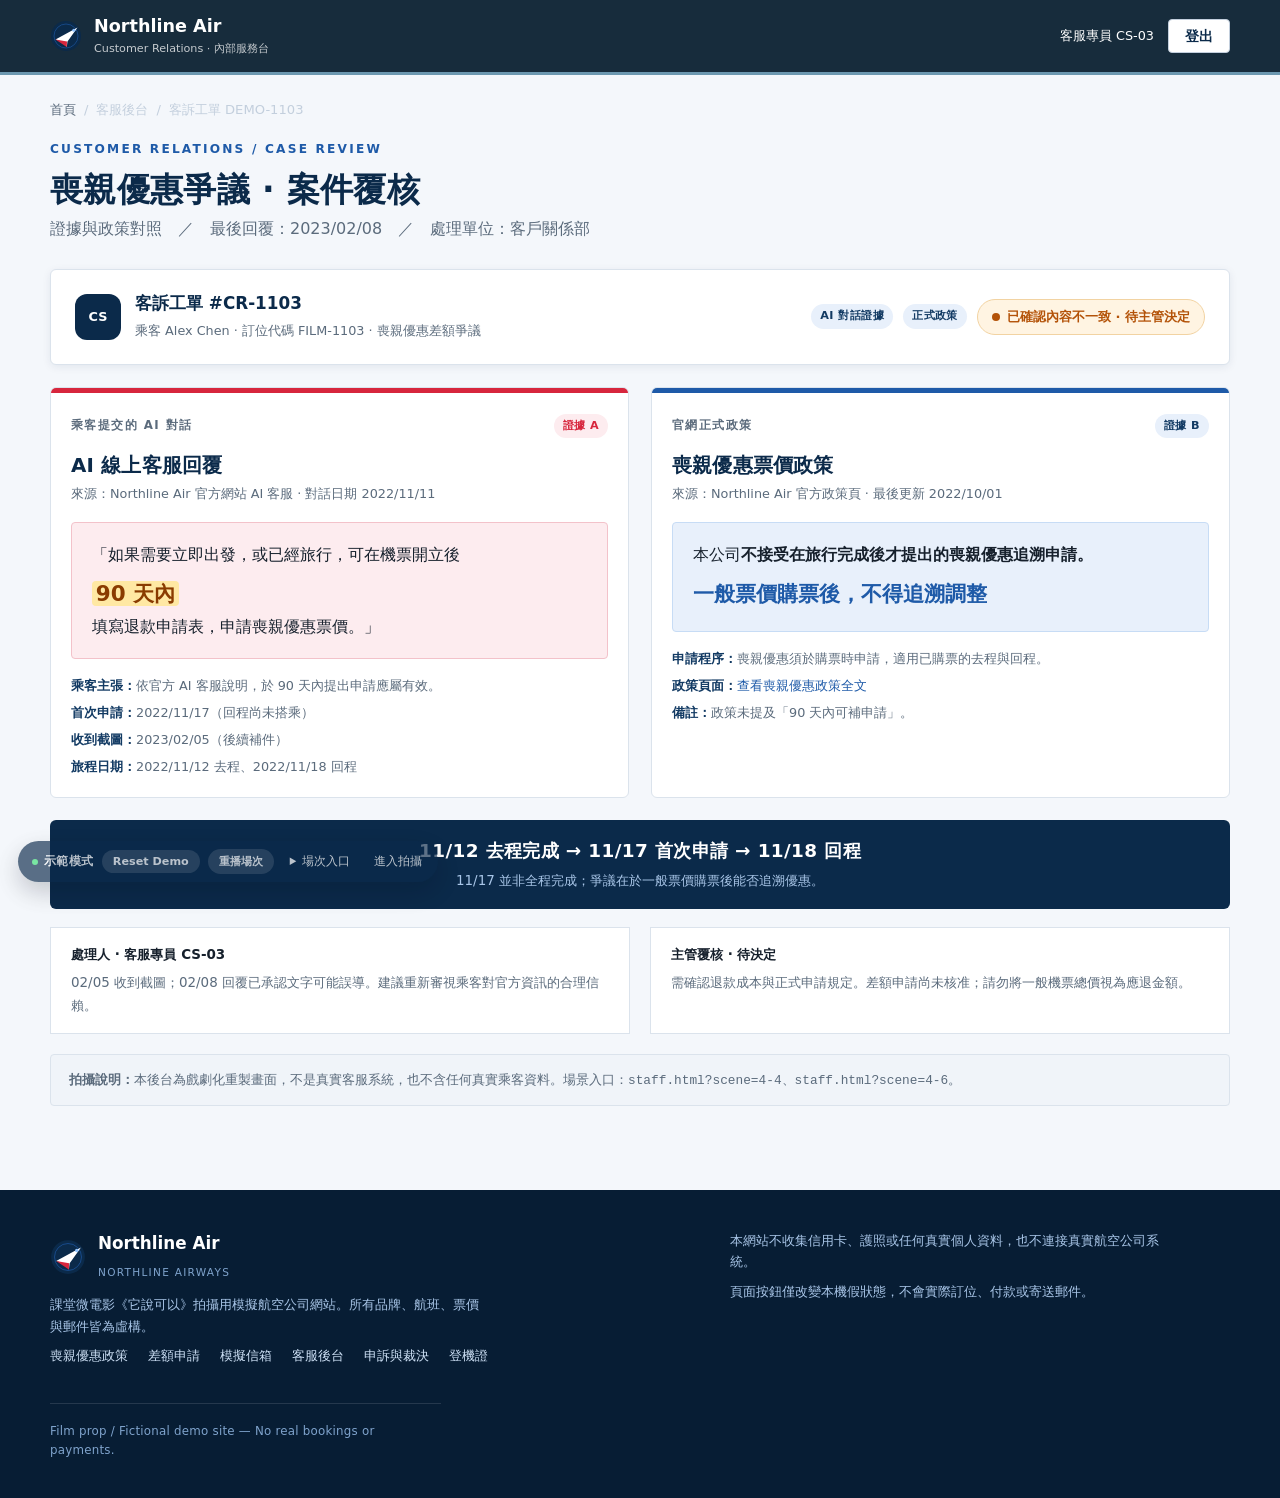
<file: staff.html>
<!DOCTYPE html>
<html lang="zh-Hant">
<head>
  <meta charset="UTF-8">
  <meta name="viewport" content="width=device-width, initial-scale=1">
  <title>客服後台 — 客訴工單 DEMO-1103</title>
  <link rel="icon" href="assets/img/logo.svg" type="image/svg+xml">
  <link rel="stylesheet" href="assets/css/style.css">
</head>
<body data-page="staff">

  <header class="system-header staff-header"><div class="container header-inner"><div class="system-brand"><img src="assets/img/logo.svg" alt=""><span>Northline Air <small>Customer Relations · 內部服務台</small></span></div><div class="system-account"><span>客服專員 CS-03</span><button type="button" class="btn btn-sm btn-outline" id="staffLogout">登出</button></div></div></header>

  <main class="page">
    <div class="container">
      <div id="staffReview">
      <div class="breadcrumb crew-only">
        <a href="index.html">首頁</a><span>/</span><span>客服後台</span><span>/</span><span>客訴工單 DEMO-1103</span>
      </div>

      <div class="page-head">
        <span class="eyebrow">Customer Relations / Case review</span>
        <h1>喪親優惠爭議 · 案件覆核</h1>
        <p>證據與政策對照　／　最後回覆：2023/02/08　／　處理單位：客戶關係部</p>
      </div>

      <div class="staff-head card">
        <div class="ticket-id">
          <div class="glyph">CS</div>
          <div>
            <strong>客訴工單 #CR-1103</strong>
            <small>乘客 Alex Chen · 訂位代碼 FILM-1103 · 喪親優惠差額爭議</small>
          </div>
        </div>
        <div style="display:flex;gap:10px;align-items:center;flex-wrap:wrap">
          <span class="tag">AI 對話證據</span>
          <span class="tag">正式政策</span>
          <span class="status-pill">已確認內容不一致 · 待主管決定</span>
        </div>
      </div>

      <div class="compare-grid">
        <article class="compare-card card ai">
          <div class="compare-label">
            <span class="which">乘客提交的 AI 對話</span>
            <span class="tag red">證據 A</span>
          </div>
          <h2>AI 線上客服回覆</h2>
          <p class="compare-source">來源：Northline Air 官方網站 AI 客服 · 對話日期 2022/11/11</p>
          <div class="quote-box">
            「如果需要立即出發，或已經旅行，可在機票開立後
            <span class="big-mark"><mark>90 天內</mark></span>
            填寫退款申請表，申請喪親優惠票價。」
          </div>
          <div class="compare-meta">
            <span><strong>乘客主張：</strong>依官方 AI 客服說明，於 90 天內提出申請應屬有效。</span>
            <span><strong>首次申請：</strong>2022/11/17（回程尚未搭乘）</span>
            <span><strong>收到截圖：</strong>2023/02/05（後續補件）</span>
            <span><strong>旅程日期：</strong>2022/11/12 去程、2022/11/18 回程</span>
          </div>
        </article>

        <article class="compare-card card policy">
          <div class="compare-label">
            <span class="which">官網正式政策</span>
            <span class="tag">證據 B</span>
          </div>
          <h2>喪親優惠票價政策</h2>
          <p class="compare-source">來源：Northline Air 官方政策頁 · 最後更新 2022/10/01</p>
          <div class="quote-box">
            本公司<strong>不接受在旅行完成後才提出的喪親優惠追溯申請。</strong>
            <span class="big-mark">一般票價購票後，不得追溯調整</span>
          </div>
          <div class="compare-meta">
            <span><strong>申請程序：</strong>喪親優惠須於購票時申請，適用已購票的去程與回程。</span>
            <span><strong>政策頁面：</strong><a href="policy.html">查看喪親優惠政策全文</a></span>
            <span><strong>備註：</strong>政策未提及「90 天內可補申請」。</span>
          </div>
        </article>
      </div>

      <div class="contradiction-strip">
        <strong>11/12 去程完成 → 11/17 首次申請 → 11/18 回程</strong>
        <small>11/17 並非全程完成；爭議在於一般票價購票後能否追溯優惠。</small>
      </div>

      <div class="staff-notes">
        <div><strong>處理人 · 客服專員 CS-03</strong><p>02/05 收到截圖；02/08 回覆已承認文字可能誤導。建議重新審視乘客對官方資訊的合理信賴。</p></div>
        <div><strong>主管覆核 · 待決定</strong><p>需確認退款成本與正式申請規定。差額申請尚未核准；請勿將一般機票總價視為應退金額。</p></div>
      </div>

      <div class="doc-note crew-only" style="margin-top:20px">
        <strong>拍攝說明：</strong>本後台為戲劇化重製畫面，不是真實客服系統，也不含任何真實乘客資料。場景入口：<code>staff.html?scene=4-4</code>、<code>staff.html?scene=4-6</code>。
      </div>
      </div>

      <section class="staff-reply" id="staffReply" hidden>
        <div class="page-head">
          <span class="eyebrow">Customer Relations / Email reply</span>
          <h1>客服郵件回覆</h1>
          <p>客訴工單 #CR-1103　／　訂位代碼 FILM-1103　／　處理單位：客戶關係部</p>
        </div>

        <form class="form-card card" id="staffReplyForm">
          <div class="section-head">
            <h2>喪親優惠差額申請 · 正式回覆</h2>
            <span class="tag" id="staffReplyStatus" role="status">草稿 · 尚未寄出</span>
          </div>
          <div class="field-row">
            <div class="field"><span>寄件人</span><p class="staff-address">Northline Air 客服中心<br><span>support@northline-demo.example</span></p></div>
            <div class="field"><span>收件人</span><p class="staff-address">Alex Chen<br><span>alex.chen@demo.example</span></p></div>
          </div>
          <label class="field">
            <span>主旨</span>
            <input id="staffReplySubject" maxlength="160" required value="喪親優惠差額申請覆核結果（FILM-1103）">
          </label>
          <label class="field">
            <span>郵件內容</span>
            <textarea id="staffReplyBody" rows="11" maxlength="4000" required>親愛的 Alex Chen 您好：

感謝您提供相關資料。我們理解聊天機器人的回覆可能造成誤解，已將此問題轉交相關部門。

經再次審核，依本公司現行政策，已按一般票價購買的機票不接受事後追溯調整。因此，本公司正式決定不予核准您的喪親優惠差額申請，原退款審核結果維持不變。

Northline Air 客服中心</textarea>
          </label>
          <p class="notice" id="staffReplyError" role="alert" hidden>請填寫主旨與郵件內容。</p>
          <p class="notice ok" id="staffReplySent" role="status" hidden>郵件已寄出給 Alex Chen。</p>
          <div class="form-actions">
            <button class="btn btn-primary" type="submit" id="staffReplySend">寄出</button>
          </div>
          <p class="case-note crew-only">拍攝用寄信畫面；按下寄出只變更本頁狀態，不會實際寄信或儲存輸入內容。重播場次可恢復預填草稿。</p>
        </form>
      </section>
    </div>
  </main>

  <footer class="site-footer crew-only">
    <div class="container footer-inner">
      <div>
        <div class="footer-brand">
          <img src="assets/img/logo.svg" alt="">
          <div><strong>Northline Air</strong><small>Northline Airways</small></div>
        </div>
        <p>課堂微電影《它說可以》拍攝用模擬航空公司網站。所有品牌、航班、票價與郵件皆為虛構。</p>
        <div class="footer-links">
          <a href="policy.html">喪親優惠政策</a>
          <a href="claim.html">差額申請</a>
          <a class="crew-only" href="mail.html">模擬信箱</a>
          <a class="crew-only" href="staff.html">客服後台</a>
          <a class="crew-only" href="case.html">申訴與裁決</a>
          <a href="boarding.html">登機證</a>
        </div>
      </div>
      <div>
        <p>本網站不收集信用卡、護照或任何真實個人資料，也不連接真實航空公司系統。</p>
        <p>頁面按鈕僅改變本機假狀態，不會實際訂位、付款或寄送郵件。</p>
      </div>
      <p class="fineprint">Film prop / Fictional demo site — No real bookings or payments.</p>
    </div>
  </footer>

  <script src="assets/js/data.js"></script>
  <script src="assets/js/app.js"></script>
</body>
</html>
</file>
<file: assets/css/style.css>
/* =========================================================
   Northline Air — Fictional airline demo
   Film prop stylesheet. Offline-friendly, no CDN required.
   ========================================================= */

:root {
  --navy: #0b2a4a;
  --navy-700: #123a63;
  --navy-500: #1f4f7d;
  --sky: #1e5aa8;
  --sky-soft: #e8f0fb;
  --red: #d7263d;
  --red-soft: #fdecef;
  --amber: #b45309;
  --amber-soft: #fff4e2;
  --ok: #137a52;
  --ok-soft: #e6f5ee;
  --ink: #16202c;
  --muted: #5b6b7c;
  --line: #dbe3ec;
  --line-strong: #c3cfdd;
  --bg: #f4f7fb;
  --card: #ffffff;
  --shadow: 0 10px 30px rgba(11, 42, 74, 0.10);
  --shadow-sm: 0 2px 8px rgba(11, 42, 74, 0.08);
  --radius: 6px;
  --radius-sm: 4px;
  --sans: "Segoe UI", "Microsoft JhengHei", "Noto Sans TC", "PingFang TC", system-ui, -apple-system, sans-serif;
}

*,
*::before,
*::after {
  box-sizing: border-box;
}

html {
  scroll-behavior: smooth;
}

body {
  margin: 0;
  font-family: var(--sans);
  color: var(--ink);
  background: var(--bg);
  font-size: 16px;
  line-height: 1.65;
  -webkit-font-smoothing: antialiased;
}

img {
  max-width: 100%;
  display: block;
}

a {
  color: var(--sky);
  text-decoration: none;
}

a:hover {
  text-decoration: underline;
}

h1, h2, h3, h4 {
  line-height: 1.25;
  margin: 0 0 .5rem;
  color: var(--navy);
  letter-spacing: .01em;
}

p {
  margin: 0 0 1rem;
}

button,
input,
select,
textarea {
  font-family: inherit;
  font-size: inherit;
}

button {
  cursor: pointer;
}

mark {
  background: #ffe8a3;
  color: #8a3b00;
  font-weight: 800;
  padding: 0 .18em;
  border-radius: 4px;
}

[hidden] {
  display: none !important;
}

.container {
  width: min(1180px, calc(100% - 48px));
  margin-inline: auto;
}

.container-wide {
  width: min(1440px, calc(100% - 40px));
  margin-inline: auto;
}

.container-narrow {
  width: min(880px, calc(100% - 48px));
  margin-inline: auto;
}

.sr-only {
  position: absolute;
  width: 1px;
  height: 1px;
  padding: 0;
  margin: -1px;
  overflow: hidden;
  clip: rect(0 0 0 0);
  white-space: nowrap;
  border: 0;
}

/* ---------- Header ---------- */
.site-header {
  position: sticky;
  top: 0;
  z-index: 60;
  background: rgba(255, 255, 255, .96);
  border-bottom: 1px solid var(--line);
  backdrop-filter: blur(8px);
}

.header-inner {
  display: flex;
  align-items: center;
  gap: 24px;
  min-height: 72px;
}

.brand {
  display: flex;
  align-items: center;
  gap: 12px;
  text-decoration: none;
  flex-shrink: 0;
}

.brand:hover {
  text-decoration: none;
}

.brand-logo {
  width: 42px;
  height: 42px;
}

.brand-text {
  display: flex;
  flex-direction: column;
  line-height: 1.08;
}

.brand-text strong {
  font-size: 1.16rem;
  color: var(--navy);
  letter-spacing: .02em;
}

.brand-text small {
  font-size: .68rem;
  color: var(--muted);
  letter-spacing: .12em;
  text-transform: uppercase;
}

.main-nav {
  display: flex;
  align-items: center;
  gap: 4px;
  margin-left: auto;
}

.main-nav a {
  color: var(--navy-700);
  font-weight: 600;
  font-size: .94rem;
  padding: 9px 14px;
  border-radius: 999px;
  text-decoration: none;
  transition: background .15s ease, color .15s ease;
}

.main-nav a:hover {
  background: var(--sky-soft);
  text-decoration: none;
}

.main-nav a.is-active {
  background: var(--navy);
  color: #fff;
}

.main-nav a.nav-muted {
  color: var(--muted);
}

.header-actions {
  display: flex;
  align-items: center;
  gap: 8px;
  padding-left: 12px;
  border-left: 1px solid var(--line);
}

/* ---------- Buttons ---------- */
.btn {
  display: inline-flex;
  align-items: center;
  justify-content: center;
  gap: 8px;
  border: 1px solid transparent;
  border-radius: 4px;
  padding: 11px 22px;
  font-weight: 700;
  font-size: .95rem;
  line-height: 1.2;
  text-decoration: none;
  transition: transform .12s ease, box-shadow .15s ease, background .15s ease, border-color .15s ease;
  white-space: nowrap;
}

.btn:hover {
  text-decoration: none;
  transform: translateY(-1px);
}

.btn:active {
  transform: translateY(0);
}

.btn-primary {
  background: var(--red);
  color: #fff;
  box-shadow: none;
}

.btn-primary:hover {
  background: #bf1f34;
}

.btn-navy {
  background: var(--navy);
  color: #fff;
}

.btn-navy:hover {
  background: var(--navy-700);
}

.btn-outline {
  background: #fff;
  border-color: var(--line-strong);
  color: var(--navy);
}

.btn-outline:hover {
  border-color: var(--navy);
  background: #fff;
}

.btn-ghost {
  background: transparent;
  color: var(--navy);
  border-color: var(--line);
}

.btn-ghost:hover {
  background: var(--sky-soft);
}

.btn-block {
  width: 100%;
}

.btn-lg {
  padding: 14px 28px;
  font-size: 1.02rem;
}

.btn-sm {
  padding: 8px 16px;
  font-size: .86rem;
}

.btn:disabled {
  opacity: .55;
  cursor: not-allowed;
  transform: none;
}

/* ---------- Hero ---------- */
.hero {
  position: relative;
  color: #fff;
  background:
    radial-gradient(1100px 460px at 82% -8%, rgba(30, 90, 168, .72), transparent 62%),
    radial-gradient(760px 420px at 8% 110%, rgba(215, 38, 61, .30), transparent 60%),
    linear-gradient(135deg, #071d34 0%, #0b2a4a 46%, #123f6a 100%);
  overflow: hidden;
}

.hero::after {
  content: "";
  position: absolute;
  inset: 0;
  background-image: radial-gradient(rgba(255, 255, 255, .10) 1px, transparent 1px);
  background-size: 26px 26px;
  opacity: .35;
  pointer-events: none;
}

.hero-inner {
  position: relative;
  z-index: 1;
  display: grid;
  grid-template-columns: 1.05fr .95fr;
  gap: 56px;
  align-items: center;
  padding: 72px 0 84px;
}

.eyebrow {
  display: inline-block;
  font-size: .76rem;
  font-weight: 800;
  letter-spacing: .18em;
  text-transform: uppercase;
  color: var(--sky);
  margin-bottom: 10px;
}

.hero .eyebrow {
  color: #8fc2ff;
}

.hero h1 {
  color: #fff;
  font-size: clamp(2.2rem, 4vw, 3.4rem);
  letter-spacing: -.01em;
  margin-bottom: 14px;
}

.hero-copy p {
  color: rgba(255, 255, 255, .82);
  font-size: 1.05rem;
  max-width: 40ch;
}

.hero-points {
  list-style: none;
  padding: 0;
  margin: 24px 0 0;
  display: flex;
  flex-wrap: wrap;
  gap: 10px;
}

.hero-points li {
  font-size: .86rem;
  font-weight: 600;
  color: #dbe9fb;
  background: rgba(255, 255, 255, .08);
  border: 1px solid rgba(255, 255, 255, .16);
  border-radius: 999px;
  padding: 6px 14px;
}

/* ---------- Search card ---------- */
.search-card {
  background: #fff;
  color: var(--ink);
  border-radius: 6px;
  padding: 26px;
  box-shadow: 0 30px 60px rgba(3, 16, 30, .38);
}

.search-card h2 {
  font-size: 1.24rem;
  margin-bottom: 2px;
}

.search-card .sub {
  font-size: .84rem;
  color: var(--muted);
  margin-bottom: 16px;
}

.trip-switch {
  display: inline-flex;
  background: var(--bg);
  border: 1px solid var(--line);
  border-radius: 999px;
  padding: 4px;
  margin-bottom: 18px;
}

.trip-switch label {
  position: relative;
}

.trip-switch input {
  position: absolute;
  opacity: 0;
  pointer-events: none;
}

.trip-switch span {
  display: block;
  padding: 7px 20px;
  border-radius: 999px;
  font-size: .88rem;
  font-weight: 700;
  color: var(--muted);
  cursor: pointer;
  transition: all .15s ease;
}

.trip-switch input:checked + span {
  background: var(--navy);
  color: #fff;
  box-shadow: var(--shadow-sm);
}

.field-row {
  display: grid;
  grid-template-columns: 1fr 1fr;
  gap: 12px;
  margin-bottom: 12px;
}

.field {
  display: flex;
  flex-direction: column;
  gap: 6px;
  margin-bottom: 12px;
}

.field > span {
  font-size: .78rem;
  font-weight: 700;
  color: var(--muted);
  letter-spacing: .04em;
}

.field input,
.field select,
.field textarea {
  width: 100%;
  border: 1px solid var(--line-strong);
  border-radius: 10px;
  padding: 11px 12px;
  background: #fff;
  color: var(--ink);
  font-weight: 600;
  transition: border-color .15s ease, box-shadow .15s ease;
}

.field input:focus,
.field select:focus,
.field textarea:focus {
  outline: none;
  border-color: var(--sky);
  box-shadow: 0 0 0 3px rgba(30, 90, 168, .16);
}

.field textarea {
  min-height: 92px;
  resize: vertical;
  font-weight: 500;
}

.field-hint {
  font-size: .76rem;
  color: var(--muted);
  font-weight: 500;
}

.search-note {
  margin: 12px 0 0;
  font-size: .74rem;
  color: var(--muted);
  text-align: center;
}

/* ---------- Sections / cards ---------- */
.section {
  padding: 56px 0;
}

.section-head {
  margin-bottom: 26px;
}

.section-head h2 {
  font-size: 1.7rem;
}

.section-head p {
  color: var(--muted);
  margin-bottom: 0;
}

.banner {
  display: flex;
  align-items: center;
  justify-content: space-between;
  gap: 28px;
  background:
    linear-gradient(115deg, #0b2a4a 0%, #123a63 58%, #1c4f7f 100%);
  color: #fff;
  border-radius: var(--radius);
  padding: 34px 38px;
  box-shadow: var(--shadow);
}

.banner h2 {
  color: #fff;
  font-size: 1.6rem;
  margin-bottom: 6px;
}

.banner p {
  color: rgba(255, 255, 255, .82);
  margin-bottom: 0;
  max-width: 60ch;
}

.banner .eyebrow {
  color: #8fc2ff;
}

.feature-grid {
  display: grid;
  grid-template-columns: repeat(3, 1fr);
  gap: 20px;
}

.feature {
  background: #fff;
  border: 1px solid var(--line);
  border-radius: var(--radius);
  padding: 24px;
  box-shadow: var(--shadow-sm);
}

.feature-icon {
  width: 42px;
  height: 42px;
  border-radius: 12px;
  display: grid;
  place-items: center;
  background: var(--sky-soft);
  color: var(--sky);
  font-size: 1.2rem;
  font-weight: 800;
  margin-bottom: 14px;
}

.feature h3 {
  font-size: 1.06rem;
  margin-bottom: 6px;
}

.feature p {
  font-size: .9rem;
  color: var(--muted);
  margin-bottom: 0;
}

.card {
  background: var(--card);
  border: 1px solid var(--line);
  border-radius: var(--radius);
  box-shadow: var(--shadow-sm);
}

/* ---------- Page shell ---------- */
.page {
  padding: 44px 0 72px;
}

.page-head {
  margin-bottom: 26px;
}

.page-head h1 {
  font-size: clamp(1.7rem, 2.6vw, 2.2rem);
  margin-bottom: 6px;
}

.page-head p {
  color: var(--muted);
  margin-bottom: 0;
}

.breadcrumb {
  display: flex;
  gap: 8px;
  font-size: .82rem;
  color: var(--muted);
  margin-bottom: 14px;
}

.breadcrumb a {
  color: var(--muted);
}

.breadcrumb span {
  color: var(--line-strong);
}

/* ---------- Steps ---------- */
.steps {
  display: flex;
  list-style: none;
  padding: 0;
  margin: 0 0 26px;
  gap: 8px;
  flex-wrap: wrap;
}

.steps li {
  display: flex;
  align-items: center;
  gap: 10px;
  padding: 9px 18px 9px 10px;
  border-radius: 999px;
  background: #fff;
  border: 1px solid var(--line);
  color: var(--muted);
  font-size: .88rem;
  font-weight: 700;
}

.steps li .num {
  width: 26px;
  height: 26px;
  border-radius: 50%;
  display: grid;
  place-items: center;
  background: var(--bg);
  border: 1px solid var(--line-strong);
  font-size: .8rem;
}

.steps li.is-active {
  color: var(--navy);
  border-color: rgba(30, 90, 168, .45);
  background: var(--sky-soft);
}

.steps li.is-active .num {
  background: var(--sky);
  color: #fff;
  border-color: var(--sky);
}

.steps li.is-done {
  color: var(--ok);
  border-color: rgba(19, 122, 82, .3);
  background: var(--ok-soft);
}

.steps li.is-done .num {
  background: var(--ok);
  color: #fff;
  border-color: var(--ok);
}

/* ---------- Flight results ---------- */
.booking-layout {
  display: grid;
  grid-template-columns: minmax(0, 1fr) 340px;
  gap: 22px;
  align-items: start;
}

.flight-card {
  display: flex;
  gap: 24px;
  justify-content: space-between;
  background: #fff;
  border: 1px solid var(--line);
  border-radius: var(--radius);
  padding: 24px;
  box-shadow: var(--shadow-sm);
  transition: border-color .15s ease, box-shadow .15s ease;
}

.flight-card:hover {
  border-color: rgba(30, 90, 168, .4);
  box-shadow: var(--shadow);
}

.flight-card.is-selected {
  border-color: var(--sky);
  box-shadow: 0 0 0 3px rgba(30, 90, 168, .14), var(--shadow-sm);
}

.flight-main {
  flex: 1;
  min-width: 0;
}

.flight-leg {
  margin: 0 0 14px;
  font-weight: 700;
  color: var(--navy);
}

.return-leg {
  border-top: 1px solid var(--line);
  padding-top: 20px;
  margin-top: 20px;
}

.flight-airline {
  display: flex;
  align-items: center;
  gap: 10px;
  margin-bottom: 18px;
}

.flight-airline img {
  width: 32px;
  height: 32px;
}

.flight-airline strong {
  display: block;
  color: var(--navy);
  font-size: .95rem;
}

.flight-airline small {
  color: var(--muted);
  font-size: .78rem;
}

.flight-route {
  display: grid;
  grid-template-columns: auto 1fr auto;
  align-items: center;
  gap: 18px;
}

.route-point {
  display: flex;
  flex-direction: column;
  line-height: 1.25;
}

.route-point strong {
  font-size: 1.5rem;
  color: var(--navy);
  letter-spacing: -.01em;
}

.route-point span {
  font-size: .8rem;
  font-weight: 800;
  color: var(--sky);
  letter-spacing: .1em;
}

.route-point small {
  font-size: .76rem;
  color: var(--muted);
}

.route-line {
  display: flex;
  flex-direction: column;
  align-items: center;
  gap: 4px;
  min-width: 110px;
}

.route-line small {
  font-size: .72rem;
  color: var(--muted);
}

.route-line .line {
  position: relative;
  width: 100%;
  height: 2px;
  background: var(--line-strong);
  border-radius: 2px;
}

.route-line .line::before,
.route-line .line::after {
  content: "";
  position: absolute;
  top: 50%;
  width: 8px;
  height: 8px;
  border-radius: 50%;
  background: var(--sky);
  transform: translateY(-50%);
}

.route-line .line::before {
  left: 0;
}

.route-line .line::after {
  right: 0;
  background: var(--navy);
}

.route-duration {
  font-size: .74rem;
  color: var(--muted);
}

.flight-side {
  display: flex;
  flex-direction: column;
  align-items: flex-end;
  justify-content: space-between;
  gap: 16px;
  padding-left: 24px;
  border-left: 1px dashed var(--line-strong);
  flex-shrink: 0;
}

.price {
  text-align: right;
}

.price small {
  display: block;
  font-size: .72rem;
  color: var(--muted);
}

.price strong {
  font-size: 1.6rem;
  color: var(--navy);
  letter-spacing: -.01em;
}

.summary-card {
  position: sticky;
  top: 92px;
  padding: 24px;
}

.summary-card h3 {
  font-size: 1.05rem;
  margin-bottom: 14px;
}

.summary-route {
  display: flex;
  align-items: center;
  gap: 10px;
  font-weight: 800;
  color: var(--navy);
  margin-bottom: 4px;
}

.summary-route .plane {
  color: var(--sky);
}

.summary-meta {
  font-size: .82rem;
  color: var(--muted);
  margin-bottom: 16px;
}

.money-list {
  margin: 0;
  padding: 14px 0 0;
  border-top: 1px dashed var(--line-strong);
  display: grid;
  gap: 8px;
}

.money-row {
  display: flex;
  justify-content: space-between;
  font-size: .88rem;
  color: var(--muted);
}

.money-row.total {
  margin-top: 6px;
  padding-top: 12px;
  border-top: 1px solid var(--line);
  color: var(--navy);
  font-weight: 800;
  font-size: 1.05rem;
}

.money-row.total .val {
  font-size: 1.35rem;
}

/* ---------- Confirm / success ---------- */
.confirm-panel {
  padding: 28px;
  margin-top: 22px;
}

.confirm-panel h2 {
  font-size: 1.3rem;
  margin-bottom: 4px;
}

.kv {
  display: grid;
  grid-template-columns: 130px 1fr;
  gap: 10px 18px;
  margin: 20px 0;
  font-size: .92rem;
}

.kv dt {
  color: var(--muted);
  font-weight: 600;
}

.kv dd {
  margin: 0;
  font-weight: 700;
  color: var(--navy);
}

.notice {
  display: flex;
  gap: 10px;
  background: var(--amber-soft);
  border: 1px solid #f2d3a2;
  color: #7c4a06;
  border-radius: var(--radius-sm);
  padding: 12px 14px;
  font-size: .84rem;
  margin: 16px 0;
}

.notice.info {
  background: var(--sky-soft);
  border-color: #c7dcf5;
  color: #16457a;
}

.notice.ok {
  background: var(--ok-soft);
  border-color: #b9e2d0;
  color: #0d5d3f;
}

.success-card {
  text-align: center;
  padding: 44px 32px;
  border: 1px solid #b9e2d0;
  background:
    radial-gradient(600px 220px at 50% 0%, rgba(19, 122, 82, .08), transparent 70%),
    #fff;
  border-radius: var(--radius);
  box-shadow: var(--shadow);
  margin-top: 22px;
}

.success-icon {
  width: 64px;
  height: 64px;
  border-radius: 50%;
  display: grid;
  place-items: center;
  margin: 0 auto 18px;
  background: var(--ok);
  color: #fff;
  font-size: 1.8rem;
  font-weight: 800;
  box-shadow: 0 10px 24px rgba(19, 122, 82, .30);
}

.success-card h2 {
  font-size: 1.8rem;
  color: var(--ok);
}

.ref {
  display: inline-block;
  font-size: 1.5rem;
  letter-spacing: .14em;
  color: var(--navy);
  background: var(--sky-soft);
  border: 1px dashed var(--sky);
  border-radius: 10px;
  padding: 6px 18px;
  margin: 6px 0 18px;
}

.success-card .kv {
  max-width: 460px;
  margin-inline: auto;
  text-align: left;
}

.success-actions {
  display: flex;
  gap: 10px;
  justify-content: center;
  flex-wrap: wrap;
  margin-top: 18px;
}

/* ---------- Policy ---------- */
.doc-head {
  text-align: center;
  padding: 22px 0 26px;
  border-bottom: 3px solid var(--navy);
  margin-bottom: 24px;
}

.doc-head h1 {
  font-size: clamp(1.7rem, 3vw, 2.4rem);
}

.doc-meta {
  color: var(--muted);
  font-size: .84rem;
  margin: 0;
}

.callout {
  border-radius: var(--radius-sm);
  padding: 18px 20px;
  margin: 20px 0;
  border: 1px solid var(--line);
  background: #fff;
}

.callout strong {
  display: block;
  font-size: .78rem;
  letter-spacing: .1em;
  text-transform: uppercase;
  margin-bottom: 4px;
}

.callout p {
  margin: 0;
  font-weight: 700;
}

.callout.danger {
  background: var(--red-soft);
  border-color: #f3c2ca;
  border-left: 5px solid var(--red);
}

.callout.danger strong {
  color: var(--red);
}

.callout.danger p {
  color: #8c1425;
  font-size: 1.12rem;
}

.doc {
  background: #fff;
  border: 1px solid var(--line);
  border-radius: var(--radius);
  padding: 34px 38px;
  box-shadow: var(--shadow-sm);
}

.doc h2 {
  font-size: 1.16rem;
  margin: 26px 0 8px;
  padding-bottom: 8px;
  border-bottom: 1px solid var(--line);
}

.doc h2:first-child {
  margin-top: 0;
}

.doc p,
.doc li {
  color: #33475b;
  font-size: .94rem;
}

.doc ul {
  padding-left: 20px;
  margin: 0 0 14px;
}

.doc li {
  margin-bottom: 4px;
}

.doc-note {
  margin-top: 18px;
  padding: 14px 18px;
  background: #f0f4f9;
  border: 1px solid var(--line);
  border-radius: var(--radius-sm);
  font-size: .8rem;
  color: var(--muted);
}

.policy-highlight {
  background: #fffbe8;
  border: 1px dashed #e6c65b;
  border-radius: var(--radius-sm);
  padding: 14px 16px;
  font-weight: 700;
  color: #6b4b00;
  margin: 14px 0;
}

/* ---------- Forms ---------- */
.form-card {
  padding: 30px 32px;
}

.form-grid {
  display: grid;
  grid-template-columns: 1fr 1fr;
  gap: 0 18px;
}

.form-grid .span-2 {
  grid-column: 1 / -1;
}

.form-section-title {
  display: flex;
  align-items: center;
  gap: 10px;
  font-size: .78rem;
  font-weight: 800;
  letter-spacing: .12em;
  text-transform: uppercase;
  color: var(--sky);
  margin: 26px 0 14px;
}

.form-section-title:first-child {
  margin-top: 0;
}

.form-section-title::after {
  content: "";
  height: 1px;
  flex: 1;
  background: var(--line);
}

.checkbox-row {
  display: flex;
  gap: 10px;
  align-items: flex-start;
  font-size: .86rem;
  color: var(--muted);
  margin: 8px 0 4px;
}

.checkbox-row input {
  margin-top: 4px;
  width: 16px;
  height: 16px;
  accent-color: var(--sky);
}

.file-chip {
  display: inline-flex;
  align-items: center;
  gap: 8px;
  background: var(--sky-soft);
  border: 1px solid #c7dcf5;
  border-radius: 999px;
  padding: 7px 14px;
  font-size: .84rem;
  font-weight: 700;
  color: var(--navy-700);
}

.file-chip::before {
  content: "📎";
  font-size: .9rem;
}

.form-actions {
  display: flex;
  gap: 10px;
  justify-content: flex-end;
  margin-top: 22px;
}

.date-emphasis {
  text-align: center;
  background: var(--navy);
  color: #fff;
  border-radius: var(--radius-sm);
  padding: 18px;
  margin: 6px 0 18px;
}

.date-emphasis small {
  display: block;
  font-size: .76rem;
  letter-spacing: .14em;
  text-transform: uppercase;
  color: #9fc6f5;
}

.date-emphasis strong {
  font-size: 1.7rem;
  letter-spacing: .04em;
}

/* ---------- Mail ---------- */
.mail-page {
  padding: 28px 0 56px;
}

.mail-app {
  display: grid;
  grid-template-columns: 220px 340px minmax(0, 1fr);
  min-height: 640px;
  overflow: hidden;
}

.mail-side {
  background: #f7f9fc;
  border-right: 1px solid var(--line);
  padding: 20px 14px;
}

.compose-btn {
  width: 100%;
  margin-bottom: 18px;
}

.mail-folders {
  list-style: none;
  padding: 0;
  margin: 0;
  display: grid;
  gap: 2px;
}

.mail-folders li a {
  display: flex;
  align-items: center;
  justify-content: space-between;
  gap: 8px;
  padding: 9px 12px;
  border-radius: 8px;
  font-size: .88rem;
  font-weight: 600;
  color: var(--navy-700);
  text-decoration: none;
}

.mail-folders li a:hover,
.mail-folders li a.is-active {
  background: var(--sky-soft);
}

.mail-folders .count {
  background: var(--red);
  color: #fff;
  font-size: .7rem;
  font-weight: 800;
  border-radius: 999px;
  padding: 1px 7px;
}

.mail-side-note {
  margin-top: 22px;
  padding-top: 16px;
  border-top: 1px solid var(--line);
  font-size: .72rem;
  color: var(--muted);
  line-height: 1.5;
}

.mail-list-col {
  border-right: 1px solid var(--line);
  display: flex;
  flex-direction: column;
  min-width: 0;
}

.mail-list-head {
  padding: 18px 20px 14px;
  border-bottom: 1px solid var(--line);
  display: flex;
  align-items: baseline;
  justify-content: space-between;
}

.mail-list-head h2 {
  font-size: 1.1rem;
  margin: 0;
}

.mail-list-head span {
  font-size: .78rem;
  color: var(--muted);
}

.mail-list {
  overflow-y: auto;
  flex: 1;
}

.mail-item {
  display: block;
  width: 100%;
  text-align: left;
  background: #fff;
  border: 0;
  border-bottom: 1px solid var(--line);
  border-left: 3px solid transparent;
  padding: 15px 20px;
  cursor: pointer;
  transition: background .12s ease;
}

.mail-item:hover {
  background: #f7f9fc;
}

.mail-item.is-active {
  background: var(--sky-soft);
  border-left-color: var(--sky);
}

.mail-item .from-row {
  display: flex;
  justify-content: space-between;
  gap: 10px;
  align-items: baseline;
}

.mail-item .from {
  font-weight: 800;
  font-size: .86rem;
  color: var(--navy);
  white-space: nowrap;
  overflow: hidden;
  text-overflow: ellipsis;
}

.mail-item .date {
  font-size: .72rem;
  color: var(--muted);
  flex-shrink: 0;
}

.mail-item .subject {
  font-size: .84rem;
  color: #33475b;
  margin-top: 2px;
  white-space: nowrap;
  overflow: hidden;
  text-overflow: ellipsis;
}

.mail-item .snippet {
  font-size: .76rem;
  color: var(--muted);
  margin-top: 2px;
  white-space: nowrap;
  overflow: hidden;
  text-overflow: ellipsis;
}

.mail-item .unread-dot {
  display: inline-block;
  width: 7px;
  height: 7px;
  border-radius: 50%;
  background: var(--red);
  margin-right: 6px;
  vertical-align: middle;
}

.mail-item[data-unread="false"] .unread-dot {
  visibility: hidden;
}

.mail-read {
  padding: 26px 30px;
  overflow-y: auto;
  background: #fff;
  min-width: 0;
}

.mail-read-head {
  border-bottom: 1px solid var(--line);
  padding-bottom: 16px;
  margin-bottom: 20px;
}

.mail-read-head h2 {
  font-size: 1.3rem;
  margin-bottom: 10px;
}

.mail-sender {
  display: flex;
  align-items: center;
  gap: 12px;
}

.avatar {
  width: 40px;
  height: 40px;
  border-radius: 50%;
  background: var(--navy);
  color: #fff;
  display: grid;
  place-items: center;
  font-weight: 800;
  font-size: .9rem;
  flex-shrink: 0;
}

.avatar.customer {
  background: var(--sky);
}

.mail-sender .name {
  font-weight: 800;
  color: var(--navy);
  font-size: .9rem;
}

.mail-sender .addr {
  font-size: .76rem;
  color: var(--muted);
}

.mail-date {
  margin-left: auto;
  font-size: .76rem;
  color: var(--muted);
  white-space: nowrap;
}

.mail-body {
  font-size: .94rem;
  color: #33475b;
}

.mail-body p {
  margin-bottom: 14px;
}

.mail-attachments {
  margin-top: 22px;
  padding-top: 18px;
  border-top: 1px dashed var(--line-strong);
}

.mail-attachments h3 {
  font-size: .78rem;
  letter-spacing: .1em;
  text-transform: uppercase;
  color: var(--muted);
  margin-bottom: 10px;
}

.attachment-list {
  list-style: none;
  padding: 0;
  margin: 0;
  display: flex;
  flex-wrap: wrap;
  gap: 8px;
}

.attachment-list li {
  display: inline-flex;
  align-items: center;
  gap: 7px;
  background: #f3f6fa;
  border: 1px solid var(--line);
  border-radius: 8px;
  padding: 7px 12px;
  font-size: .8rem;
  font-weight: 600;
  color: var(--navy-700);
}

.attachment-list li::before {
  content: "📎";
}

.mail-empty {
  display: grid;
  place-items: center;
  height: 100%;
  color: var(--muted);
  font-size: .9rem;
  text-align: center;
}

.tag {
  display: inline-block;
  font-size: .7rem;
  font-weight: 800;
  letter-spacing: .04em;
  padding: 3px 9px;
  border-radius: 999px;
  background: var(--sky-soft);
  color: var(--navy-700);
  vertical-align: middle;
}

.tag.red {
  background: var(--red-soft);
  color: var(--red);
}

.tag.amber {
  background: var(--amber-soft);
  color: var(--amber);
}

.tag.ok {
  background: var(--ok-soft);
  color: var(--ok);
}

/* ---------- Staff ---------- */
.staff-reply {
  max-width: 1000px;
  margin-inline: auto;
}

.staff-reply textarea {
  line-height: 1.8;
}

.staff-address {
  margin: 0;
  font-size: .9rem;
  line-height: 1.8;
  overflow-wrap: anywhere;
}

.staff-address span {
  color: var(--muted);
}

.staff-head {
  display: flex;
  align-items: center;
  justify-content: space-between;
  gap: 20px;
  padding: 20px 24px;
  margin-bottom: 22px;
  flex-wrap: wrap;
}

.ticket-id {
  display: flex;
  align-items: center;
  gap: 14px;
}

.ticket-id .glyph {
  width: 46px;
  height: 46px;
  border-radius: 12px;
  background: var(--navy);
  color: #fff;
  display: grid;
  place-items: center;
  font-weight: 800;
  font-size: .8rem;
}

.ticket-id strong {
  display: block;
  font-size: 1.05rem;
  color: var(--navy);
}

.ticket-id small {
  color: var(--muted);
  font-size: .8rem;
}

.status-pill {
  display: inline-flex;
  align-items: center;
  gap: 7px;
  font-size: .82rem;
  font-weight: 800;
  color: var(--amber);
  background: var(--amber-soft);
  border: 1px solid #f2d3a2;
  border-radius: 999px;
  padding: 6px 14px;
}

.status-pill::before {
  content: "";
  width: 8px;
  height: 8px;
  border-radius: 50%;
  background: var(--amber);
}

.compare-grid {
  display: grid;
  grid-template-columns: 1fr 1fr;
  gap: 22px;
}

.compare-card {
  padding: 26px;
  position: relative;
  overflow: hidden;
}

.compare-card::before {
  content: "";
  position: absolute;
  inset: 0 0 auto 0;
  height: 5px;
}

.compare-card.ai::before {
  background: var(--red);
}

.compare-card.policy::before {
  background: var(--sky);
}

.compare-label {
  display: flex;
  align-items: center;
  justify-content: space-between;
  gap: 12px;
  margin-bottom: 16px;
  padding-top: 6px;
}

.compare-label span.which {
  font-size: .74rem;
  font-weight: 800;
  letter-spacing: .12em;
  text-transform: uppercase;
  color: var(--muted);
}

.compare-card h2 {
  font-size: 1.24rem;
  margin-bottom: 4px;
}

.compare-source {
  font-size: .8rem;
  color: var(--muted);
  margin-bottom: 18px;
}

.quote-box {
  border-radius: var(--radius-sm);
  padding: 18px 20px;
  font-size: 1rem;
  line-height: 1.7;
  border: 1px solid var(--line);
  background: #f8fafc;
}

.compare-card.ai .quote-box {
  background: var(--red-soft);
  border-color: #f3c2ca;
}

.compare-card.policy .quote-box {
  background: var(--sky-soft);
  border-color: #c7dcf5;
}

.quote-box .big-mark {
  display: block;
  font-size: 1.34rem;
  font-weight: 800;
  margin-top: 8px;
}

.compare-card.ai .big-mark {
  color: var(--red);
}

.compare-card.policy .big-mark {
  color: var(--sky);
}

.compare-meta {
  margin-top: 16px;
  display: grid;
  gap: 6px;
  font-size: .8rem;
  color: var(--muted);
}

.compare-meta strong {
  color: var(--navy-700);
}

.contradiction-strip {
  margin-top: 22px;
  text-align: center;
  background: var(--navy);
  color: #fff;
  border-radius: var(--radius);
  padding: 22px;
}

.contradiction-strip strong {
  display: block;
  font-size: 1.3rem;
  letter-spacing: .02em;
}

.contradiction-strip small {
  color: #a9c6e8;
  font-size: .84rem;
}

/* ---------- Case ---------- */
.mode-tabs {
  display: inline-flex;
  background: #fff;
  border: 1px solid var(--line);
  border-radius: 999px;
  padding: 4px;
  margin-bottom: 24px;
}

.mode-tabs button {
  border: 0;
  background: transparent;
  color: var(--muted);
  font-weight: 800;
  font-size: .9rem;
  padding: 9px 22px;
  border-radius: 999px;
  transition: all .15s ease;
}

.mode-tabs button.is-active {
  background: var(--navy);
  color: #fff;
}

.decision-head {
  text-align: center;
  padding: 30px 24px;
  background:
    radial-gradient(600px 240px at 50% -20%, rgba(30, 90, 168, .14), transparent 70%),
    #fff;
  border: 1px solid var(--line);
  border-radius: var(--radius);
  margin-bottom: 22px;
}

.stamp {
  display: inline-block;
  border: 2px solid var(--red);
  color: var(--red);
  font-weight: 800;
  font-size: .72rem;
  letter-spacing: .16em;
  text-transform: uppercase;
  padding: 5px 12px;
  border-radius: 6px;
  transform: rotate(-3deg);
  margin-bottom: 14px;
}

.decision-date {
  font-size: clamp(2.2rem, 5vw, 3.4rem);
  font-weight: 800;
  color: var(--navy);
  letter-spacing: .02em;
  line-height: 1.1;
  margin-bottom: 8px;
}

.decision-case {
  font-size: 1rem;
  color: var(--muted);
  margin-bottom: 0;
}

.finding-list {
  list-style: none;
  counter-reset: finding;
  padding: 0;
  margin: 0 0 22px;
  display: grid;
  gap: 12px;
}

.finding-list li {
  counter-increment: finding;
  position: relative;
  background: #fff;
  border: 1px solid var(--line);
  border-radius: var(--radius-sm);
  padding: 16px 18px 16px 58px;
  font-size: .92rem;
  color: #33475b;
  box-shadow: var(--shadow-sm);
}

.finding-list li::before {
  content: counter(finding);
  position: absolute;
  left: 16px;
  top: 15px;
  width: 28px;
  height: 28px;
  border-radius: 50%;
  background: var(--sky);
  color: #fff;
  display: grid;
  place-items: center;
  font-weight: 800;
  font-size: .82rem;
}

.amount-table {
  width: 100%;
  border-collapse: collapse;
  background: #fff;
  border: 1px solid var(--line);
  border-radius: var(--radius-sm);
  overflow: hidden;
  box-shadow: var(--shadow-sm);
}

.amount-table th,
.amount-table td {
  padding: 14px 18px;
  text-align: left;
  border-bottom: 1px solid var(--line);
  font-size: .92rem;
}

.amount-table th {
  background: #f3f6fa;
  color: var(--muted);
  font-size: .76rem;
  letter-spacing: .1em;
  text-transform: uppercase;
}

.amount-table td:last-child,
.amount-table th:last-child {
  text-align: right;
  font-variant-numeric: tabular-nums;
}

.amount-table tr:last-child td {
  border-bottom: 0;
}

.amount-table .total-row td {
  background: var(--navy);
  color: #fff;
  font-weight: 800;
  font-size: 1.08rem;
}

.amount-table .total-row td:last-child {
  font-size: 1.4rem;
}

.case-note {
  margin-top: 20px;
  font-size: .78rem;
  color: var(--muted);
  border-left: 3px solid var(--line-strong);
  padding-left: 14px;
}

.evidence-list {
  list-style: none;
  padding: 0;
  margin: 0 0 18px;
  display: grid;
  gap: 10px;
}

.evidence-list li {
  display: flex;
  gap: 10px;
  align-items: flex-start;
  font-size: .9rem;
  color: #33475b;
}

.evidence-list li::before {
  content: "✓";
  color: var(--ok);
  font-weight: 800;
}

/* ---------- Boarding pass ---------- */
.segmented {
  display: inline-flex;
  background: #fff;
  border: 1px solid var(--line);
  border-radius: 999px;
  padding: 4px;
  margin-bottom: 24px;
}

.segmented button {
  border: 0;
  background: transparent;
  color: var(--muted);
  font-weight: 800;
  font-size: .88rem;
  padding: 8px 20px;
  border-radius: 999px;
}

.segmented button.is-active {
  background: var(--navy);
  color: #fff;
}

.boarding-pass {
  width: min(720px, 100%);
  margin-inline: auto;
  background: #fff;
  border-radius: 22px;
  box-shadow: 0 24px 60px rgba(11, 42, 74, .22);
  overflow: hidden;
  border: 1px solid var(--line);
}

.bp-top {
  background: linear-gradient(120deg, var(--navy) 0%, #17497a 100%);
  color: #fff;
  padding: 22px 28px;
  display: flex;
  align-items: center;
  justify-content: space-between;
  gap: 16px;
}

.bp-brand {
  display: flex;
  align-items: center;
  gap: 10px;
}

.bp-brand img {
  width: 34px;
  height: 34px;
}

.bp-brand strong {
  font-size: 1.05rem;
  letter-spacing: .02em;
}

.bp-class {
  font-size: .72rem;
  letter-spacing: .16em;
  text-transform: uppercase;
  background: rgba(255, 255, 255, .16);
  border: 1px solid rgba(255, 255, 255, .25);
  padding: 4px 10px;
  border-radius: 999px;
}

.bp-body {
  padding: 28px;
}

.bp-route {
  display: grid;
  grid-template-columns: auto 1fr auto;
  align-items: center;
  gap: 18px;
  margin-bottom: 24px;
}

.bp-city {
  line-height: 1.15;
}

.bp-city strong {
  display: block;
  font-size: 2.5rem;
  color: var(--navy);
  letter-spacing: .02em;
}

.bp-city span {
  font-size: .9rem;
  color: var(--muted);
}

.bp-line {
  position: relative;
  height: 2px;
  background: var(--line-strong);
}

.bp-line::before {
  content: "✈";
  position: absolute;
  left: 50%;
  top: 50%;
  transform: translate(-50%, -52%);
  background: #fff;
  color: var(--sky);
  padding: 0 8px;
  font-size: 1.2rem;
}

.bp-grid {
  display: grid;
  grid-template-columns: repeat(4, 1fr);
  gap: 16px;
  padding-top: 20px;
  border-top: 1px dashed var(--line-strong);
}

.bp-grid div small {
  display: block;
  font-size: .68rem;
  letter-spacing: .1em;
  text-transform: uppercase;
  color: var(--muted);
  margin-bottom: 2px;
}

.bp-grid div strong {
  font-size: 1rem;
  color: var(--navy);
}

.bp-seat {
  color: var(--red) !important;
  font-size: 1.5rem !important;
}

.bp-stub {
  border-top: 2px dashed var(--line-strong);
  padding: 18px 28px 24px;
  display: flex;
  align-items: flex-end;
  justify-content: space-between;
  gap: 20px;
  background: #fbfcfe;
}

.barcode {
  display: flex;
  gap: 3px;
  align-items: flex-end;
  height: 52px;
  flex: 1;
}

.barcode span {
  display: block;
  width: 3px;
  background: var(--navy);
  border-radius: 1px;
}

.bp-stub small {
  font-size: .7rem;
  color: var(--muted);
  display: block;
  text-align: right;
}

/* ---------- Chat widget ---------- */
.chat-root {
  position: fixed;
  right: 24px;
  bottom: 24px;
  z-index: 90;
  font-size: 15px;
}

.chat-launcher {
  display: inline-flex;
  align-items: center;
  gap: 10px;
  background: var(--navy);
  color: #fff;
  border: 0;
  border-radius: 999px;
  padding: 14px 22px;
  font-weight: 800;
  font-size: .95rem;
  box-shadow: 0 14px 32px rgba(11, 42, 74, .35);
  transition: transform .15s ease, background .15s ease;
}

.chat-launcher:hover {
  transform: translateY(-2px);
  background: var(--navy-700);
}

.chat-launcher .pulse {
  width: 9px;
  height: 9px;
  border-radius: 50%;
  background: #4ade80;
  box-shadow: 0 0 0 0 rgba(74, 222, 128, .6);
  animation: pulse 2s infinite;
}

@keyframes pulse {
  0% { box-shadow: 0 0 0 0 rgba(74, 222, 128, .55); }
  70% { box-shadow: 0 0 0 10px rgba(74, 222, 128, 0); }
  100% { box-shadow: 0 0 0 0 rgba(74, 222, 128, 0); }
}

.chat-panel {
  position: absolute;
  right: 0;
  bottom: 66px;
  width: 380px;
  max-width: calc(100vw - 48px);
  background: #fff;
  border-radius: 20px;
  box-shadow: 0 30px 80px rgba(3, 16, 30, .40);
  overflow: hidden;
  display: flex;
  flex-direction: column;
  border: 1px solid var(--line);
  transform-origin: bottom right;
  animation: chatIn .18s ease;
}

@keyframes chatIn {
  from { opacity: 0; transform: translateY(8px) scale(.98); }
  to { opacity: 1; transform: translateY(0) scale(1); }
}

.chat-head {
  background: linear-gradient(120deg, var(--navy) 0%, #17497a 100%);
  color: #fff;
  padding: 14px 16px;
  display: flex;
  align-items: center;
  justify-content: space-between;
  gap: 12px;
}

.chat-brand {
  display: flex;
  align-items: center;
  gap: 10px;
}

.chat-brand img {
  width: 30px;
  height: 30px;
}

.chat-brand strong {
  display: block;
  font-size: .9rem;
  line-height: 1.15;
}

.chat-brand small {
  font-size: .7rem;
  color: #a9c6e8;
}

.chat-head-actions {
  display: flex;
  align-items: center;
  gap: 6px;
}

.chat-gear,
.chat-close {
  width: 30px;
  height: 30px;
  border-radius: 50%;
  border: 0;
  background: rgba(255, 255, 255, .12);
  color: #fff;
  font-size: 1rem;
  display: grid;
  place-items: center;
  line-height: 1;
}

.chat-gear:hover,
.chat-close:hover {
  background: rgba(255, 255, 255, .24);
}

.chat-controls {
  background: #eef3f9;
  border-bottom: 1px solid var(--line);
  padding: 10px 12px;
  display: flex;
  flex-wrap: wrap;
  gap: 6px;
  align-items: center;
}

.chat-controls button {
  border: 1px solid var(--line-strong);
  background: #fff;
  color: var(--navy-700);
  border-radius: 999px;
  padding: 5px 10px;
  font-size: .7rem;
  font-weight: 700;
}

.chat-controls button:hover {
  border-color: var(--sky);
}

.chat-controls .chat-mode-label {
  font-size: .68rem;
  color: var(--muted);
  margin-left: auto;
}

.chat-body {
  padding: 18px 16px;
  height: 380px;
  overflow-y: auto;
  background:
    linear-gradient(180deg, #f7f9fc 0%, #ffffff 100%);
  display: flex;
  flex-direction: column;
  gap: 12px;
}

.chat-day {
  text-align: center;
  font-size: .68rem;
  color: var(--muted);
  letter-spacing: .06em;
}

.msg {
  display: flex;
  flex-direction: column;
  gap: 3px;
  max-width: 88%;
}

.msg.bot {
  align-self: flex-start;
}

.msg.user {
  align-self: flex-end;
  align-items: flex-end;
}

.msg .who {
  font-size: .66rem;
  color: var(--muted);
  padding: 0 6px;
}

.bubble {
  padding: 11px 14px;
  border-radius: 16px;
  font-size: .88rem;
  line-height: 1.55;
  color: #22303e;
  background: #fff;
  border: 1px solid var(--line);
  border-top-left-radius: 5px;
  box-shadow: 0 2px 6px rgba(11, 42, 74, .05);
}

.msg.user .bubble {
  background: var(--navy);
  color: #fff;
  border-color: var(--navy);
  border-top-left-radius: 16px;
  border-top-right-radius: 5px;
}

.bubble a {
  color: var(--sky);
  font-weight: 700;
}

.msg.user .bubble a {
  color: #bcdcff;
}

.msg-disclaimer {
  margin-top: 2px;
  font-size: .7rem;
  line-height: 1.4;
  color: #8a97a5;
  background: #f1f4f8;
  border: 1px solid #e2e8ef;
  border-radius: 8px;
  padding: 6px 10px;
  max-width: 100%;
}

.typing {
  display: inline-flex;
  gap: 4px;
  align-items: center;
  padding: 12px 15px;
  background: #fff;
  border: 1px solid var(--line);
  border-radius: 16px;
  border-top-left-radius: 5px;
  width: fit-content;
}

.typing span {
  width: 6px;
  height: 6px;
  border-radius: 50%;
  background: #9fb0c1;
  animation: typing 1.2s infinite ease-in-out;
}

.typing span:nth-child(2) { animation-delay: .15s; }
.typing span:nth-child(3) { animation-delay: .3s; }

@keyframes typing {
  0%, 60%, 100% { transform: translateY(0); opacity: .5; }
  30% { transform: translateY(-4px); opacity: 1; }
}

.chat-quick {
  display: flex;
  flex-direction: column;
  gap: 6px;
  margin-top: auto;
}

.chat-quick button {
  text-align: left;
  background: #fff;
  border: 1px solid #c7dcf5;
  color: var(--navy-700);
  border-radius: 10px;
  padding: 8px 11px;
  font-size: .78rem;
  font-weight: 600;
  line-height: 1.4;
  transition: all .12s ease;
}

.chat-quick button:hover {
  background: var(--sky-soft);
  border-color: var(--sky);
}

.chat-input {
  display: flex;
  gap: 8px;
  padding: 12px 14px;
  border-top: 1px solid var(--line);
  background: #fff;
}

.chat-input input {
  flex: 1;
  min-width: 0;
  border: 1px solid var(--line-strong);
  border-radius: 999px;
  padding: 10px 16px;
  font-size: .86rem;
  background: var(--bg);
}

.chat-input input:focus {
  outline: none;
  border-color: var(--sky);
  background: #fff;
  box-shadow: 0 0 0 3px rgba(30, 90, 168, .14);
}

.chat-foot {
  font-size: .64rem;
  color: var(--muted);
  text-align: center;
  padding: 0 14px 10px;
  background: #fff;
}

.chat-foot a {
  color: var(--sky);
  font-weight: 700;
}

/* ---------- Demo tools ---------- */
.demo-tools {
  position: fixed;
  left: 18px;
  bottom: 18px;
  z-index: 70;
  display: flex;
  align-items: center;
  gap: 8px;
  background: rgba(11, 42, 74, .92);
  color: #fff;
  border-radius: 999px;
  padding: 7px 8px 7px 14px;
  font-size: .72rem;
  box-shadow: 0 10px 24px rgba(3, 16, 30, .28);
  opacity: .72;
  transition: opacity .15s ease;
}

.demo-tools:hover {
  opacity: 1;
}

.demo-tools .scene-chip {
  font-weight: 700;
  letter-spacing: .04em;
}

.demo-tools .scene-chip .dot {
  display: inline-block;
  width: 6px;
  height: 6px;
  border-radius: 50%;
  background: #4ade80;
  margin-right: 6px;
  vertical-align: middle;
}

.demo-tools button {
  border: 0;
  background: rgba(255, 255, 255, .16);
  color: #fff;
  border-radius: 999px;
  padding: 5px 11px;
  font-size: .7rem;
  font-weight: 700;
}

.demo-tools button:hover {
  background: rgba(255, 255, 255, .3);
}

/* ---------- Footer ---------- */
.site-footer {
  background: #071d34;
  color: #a9c6e8;
  padding: 40px 0 30px;
  margin-top: 12px;
}

.footer-inner {
  display: grid;
  grid-template-columns: 1.3fr 1fr;
  gap: 30px;
  align-items: start;
}

.footer-brand {
  display: flex;
  align-items: center;
  gap: 12px;
  margin-bottom: 10px;
}

.footer-brand img {
  width: 36px;
  height: 36px;
}

.footer-brand strong {
  color: #fff;
  font-size: 1.05rem;
  display: block;
}

.footer-brand small {
  font-size: .66rem;
  letter-spacing: .12em;
  text-transform: uppercase;
  color: #7fa3cc;
}

.site-footer p {
  font-size: .82rem;
  margin-bottom: 8px;
  max-width: 52ch;
}

.footer-links {
  display: flex;
  flex-wrap: wrap;
  gap: 6px 20px;
  margin-top: 6px;
}

.footer-links a {
  color: #cfe2f7;
  font-size: .82rem;
}

.fineprint {
  grid-column: 1 / -1;
  border-top: 1px solid rgba(255, 255, 255, .12);
  padding-top: 18px;
  margin-top: 6px;
  font-size: .74rem !important;
  color: #7fa3cc !important;
  letter-spacing: .02em;
}

/* ---------- Responsive ---------- */
@media (max-width: 1080px) {
  .hero-inner {
    grid-template-columns: 1fr;
    gap: 36px;
    padding: 54px 0 64px;
  }

  .booking-layout {
    grid-template-columns: 1fr;
  }

  .summary-card {
    position: static;
  }

  .mail-app {
    grid-template-columns: 170px 300px minmax(0, 1fr);
  }
}

@media (max-width: 880px) {
  .main-nav {
    display: none;
  }

  .feature-grid {
    grid-template-columns: 1fr;
  }

  .compare-grid {
    grid-template-columns: 1fr;
  }

  .mail-app {
    grid-template-columns: 1fr;
    min-height: 0;
  }

  .mail-side {
    border-right: 0;
    border-bottom: 1px solid var(--line);
    display: flex;
    align-items: center;
    gap: 12px;
    overflow-x: auto;
    padding: 12px;
  }

  .compose-btn {
    width: auto;
    margin: 0;
    flex-shrink: 0;
  }

  .mail-folders {
    display: flex;
    gap: 4px;
  }

  .mail-folders li a {
    white-space: nowrap;
  }

  .mail-side-note {
    display: none;
  }

  .mail-list-col {
    border-right: 0;
    border-bottom: 1px solid var(--line);
    max-height: 260px;
  }

  .mail-read {
    padding: 22px 20px;
  }

  .footer-inner {
    grid-template-columns: 1fr;
  }
}

@media (max-width: 640px) {
  .container,
  .container-narrow {
    width: calc(100% - 28px);
  }

  .container-wide {
    width: calc(100% - 20px);
  }

  .header-inner {
    min-height: 62px;
    gap: 12px;
  }

  .header-actions {
    margin-left: auto;
    border-left: 0;
    padding-left: 0;
  }

  .brand-text small {
    display: none;
  }

  .hero-inner {
    padding: 40px 0 48px;
  }

  .search-card {
    padding: 20px;
  }

  .field-row,
  .form-grid {
    grid-template-columns: 1fr;
  }

  .banner {
    flex-direction: column;
    align-items: flex-start;
    padding: 26px;
  }

  .flight-card {
    flex-direction: column;
  }

  .flight-side {
    flex-direction: row;
    align-items: center;
    justify-content: space-between;
    width: 100%;
    border-left: 0;
    border-top: 1px dashed var(--line-strong);
    padding-left: 0;
    padding-top: 16px;
  }

  .price {
    text-align: left;
  }

  .kv {
    grid-template-columns: 1fr;
    gap: 2px;
  }

  .kv dd {
    margin-bottom: 10px;
  }

  .doc {
    padding: 24px 20px;
  }

  .form-card {
    padding: 22px 18px;
  }

  .chat-root {
    right: 14px;
    bottom: 14px;
  }

  .chat-panel {
    width: calc(100vw - 28px);
    bottom: 62px;
  }

  .chat-body {
    height: 58vh;
  }

  .demo-tools {
    left: 14px;
    bottom: 14px;
  }

  .bp-grid {
    grid-template-columns: repeat(2, 1fr);
  }

  .bp-city strong {
    font-size: 2rem;
  }

  .bp-stub {
    flex-direction: column;
    align-items: stretch;
  }

  .bp-stub small {
    text-align: left;
  }
}

/* ---------- Print (paper props) ---------- */
@media print {
  body {
    background: #fff;
    font-size: 12pt;
  }

  .site-header,
  .site-footer,
  .chat-root,
  .demo-tools,
  .mode-tabs,
  .btn,
  .breadcrumb,
  .segmented {
    display: none !important;
  }

  .page {
    padding: 0;
  }

  .container,
  .container-narrow {
    width: 100%;
  }

  .card,
  .doc,
  .decision-head,
  .amount-table,
  .compare-card {
    box-shadow: none;
    break-inside: avoid;
  }

  .compare-grid {
    grid-template-columns: 1fr 1fr;
  }
}
/* ---------- Enterprise interfaces and filming controls ---------- */
.film-only { display: none; }
.film-mode .film-only { display: block; }
.film-mode .crew-only,
.film-mode .demo-tools,
.film-mode .chat-gear,
.film-mode .chat-controls { display: none !important; }
.utility-bar { background: #071d34; color: #c4d4e5; font-size: .72rem; }
.utility-bar .container { display: flex; justify-content: space-between; gap: 16px; padding-block: 8px; }
.main-nav a { border-radius: 3px; font-size: .88rem; padding: 10px 12px; }
.main-nav a.is-active { background: transparent; color: var(--navy); box-shadow: inset 0 -3px var(--red); }
.nav-services { position: relative; }
.nav-services summary { cursor: pointer; padding: 10px 12px; color: var(--navy-700); font-size: .88rem; font-weight: 600; border-radius: 3px; }
.nav-services summary:hover, .nav-services[open] summary { background: var(--sky-soft); }
.service-menu { position: absolute; top: calc(100% + 8px); left: 0; width: 210px; padding: 8px; background: #fff; border: 1px solid var(--line); border-radius: 4px; box-shadow: var(--shadow); }
.main-nav .service-menu a { display: block; }
.hero { background: linear-gradient(110deg, #071d34, #17476b); }
.hero::after { background-image: none; border: 1px solid #ffffff18; transform: skewX(-28deg) translateX(30%); }
.hero-inner { padding-block: 48px; gap: 64px; }
.hero h1 { font-weight: 600; line-height: 1.35; }
.hero-points { gap: 8px 18px; }
.hero-points li { padding: 0; border: 0; border-radius: 0; background: none; font-size: .8rem; }
.route-offer { display: block; color: white; border-top: 1px solid #ffffff40; margin-top: 32px; padding-top: 20px; max-width: 420px; }
.route-offer:hover { text-decoration: none; }
.route-offer > span { display: flex; justify-content: space-between; gap: 10px; font-size: .8rem; }
.route-offer b { letter-spacing: .06em; }
.route-offer small { display: block; color: #bed0e5; margin-top: 10px; }
.route-offer strong { display: flex; justify-content: space-between; align-items: center; font-size: 2rem; margin-top: 4px; }
.route-offer strong span { font-size: .84rem; font-weight: 500; }
.feature { box-shadow: none; border-top: 3px solid var(--navy); }
.feature a { display: inline-block; margin-top: 16px; font-size: .86rem; font-weight: 600; }
.customer-footer { border-top: 1px solid var(--line); background: white; padding: 28px 0; color: var(--muted); }
.customer-footer .container { display: flex; flex-wrap: wrap; align-items: center; justify-content: space-between; gap: 20px; }
.customer-footer nav { display: flex; flex-wrap: wrap; gap: 24px; font-size: .82rem; }
.customer-footer strong { color: var(--navy); }
.system-header { background: white; border-bottom: 1px solid var(--line); }
.system-header .header-inner { justify-content: space-between; }
.system-brand { display: flex; align-items: center; gap: 12px; font-size: 1.1rem; font-weight: 700; line-height: 1.3; }
.system-brand img { width: 32px; }
.system-brand small { display: block; font-size: .7rem; font-weight: 400; margin-top: 4px; opacity: .75; }
.system-account { display: flex; align-items: center; gap: 14px; font-size: .8rem; }
.staff-header { background: #172c3c; color: #fff; border-bottom: 3px solid #6c98b0; }
.staff-notes { display: grid; grid-template-columns: 1fr 1fr; gap: 20px; margin-top: 18px; }
.staff-notes > div { background: #fff; border: 1px solid var(--line); padding: 16px 20px; font-size: .84rem; }
.staff-notes p { margin: 6px 0 0; color: var(--muted); }
body[data-page="staff"] .page { padding-top: 24px; }
body[data-page="staff"] .compare-card { padding: 20px; box-shadow: none; }
body[data-page="staff"] .contradiction-strip { padding: 16px; }
body[data-page="staff"] .contradiction-strip strong { font-size: 1.15rem; }
body[data-page="mail"] { --sky: #426b63; --sky-soft: #e9f1ee; --navy: #263e39; --navy-700: #36574e; --red: #426b63; background: #f2f5f3; }
.mail-header { border-top: 4px solid #426b63; }
.mail-monogram { width: 36px; height: 36px; display: grid; place-items: center; background: #426b63; color: white; border-radius: 6px; }
body[data-page="mail"] .page-head { display: flex; justify-content: space-between; align-items: baseline; flex-wrap: wrap; gap: 12px; margin-bottom: 16px; }
body[data-page="mail"] .mail-app { border-radius: 4px; box-shadow: none; }
.mail-item .from-row { display: block; }
.mail-item .date { display: block; margin: 4px 0; }
.mail-sender { flex-wrap: wrap; }
.mail-sender .addr { overflow-wrap: anywhere; }
.mail-body { font-size: 1rem; line-height: 1.9; }
body[data-page="case"] { background: #eeece7; --navy: #353c43; --sky: #465a6b; }
.case-header { background: #faf9f6; border-bottom: 2px solid #555f68; }
body[data-page="case"] .decision-head { background: white; border-radius: 0; border-top: 3px solid #454d55; box-shadow: none; }
body[data-page="case"] .decision-date { font-size: 1.35rem; margin: 16px 0 10px; }
body[data-page="case"] .decision-case { font-family: Georgia, 'Microsoft JhengHei', serif; font-size: 1.15rem; }
.reconstruction-label { display: block; font-size: .72rem; letter-spacing: .08em; color: var(--muted); margin-bottom: 14px; }
body[data-page="case"] .finding-list li { border-radius: 0; box-shadow: none; }
body[data-page="case"] .amount-table { border-radius: 0; box-shadow: none; }
.film-mode[data-page="boarding"] .site-header,
.film-mode[data-page="boarding"] .utility-bar,
.film-mode[data-page="boarding"] .customer-footer { display: none; }
.film-mode[data-page="boarding"] .page { padding-block: 40px; }
.film-mode .chat-panel { width: 430px; max-width: calc(100vw - 48px); border-radius: 8px; }
.film-mode .chat-body { height: 420px; }
.film-mode .bubble { font-size: 1rem; }
.film-mode .bubble mark { font-size: 1.25em; white-space: nowrap; }
.film-mode .chat-foot { padding-top: 8px; }
.crew-scenes { position: relative; }
.crew-scenes summary { cursor: pointer; padding: 4px 8px; }
.crew-scenes nav { position: absolute; bottom: 40px; left: -100px; width: 270px; max-height: 60vh; overflow-y: auto; background: #fff; border: 1px solid var(--line); border-radius: 6px; box-shadow: var(--shadow); padding: 8px; }
.crew-scenes a { display: block; color: var(--navy); padding: 6px 10px; }
.film-entry { color: #fff; padding: 4px 8px; }
.payment-review { background: #f5f7fa; border: 1px solid var(--line); padding: 16px; margin-block: 18px; }
.payment-review h3 { font-size: .95rem; }
.payment-review p { font-size: .85rem; margin: 6px 0; }
#claimWrap { scroll-margin-top: 96px; }
button:focus-visible, a:focus-visible, summary:focus-visible { outline: 3px solid #5e9cd6; outline-offset: 3px; }
@media (max-width: 880px) {
  .header-inner { flex-wrap: wrap; gap: 10px; padding-block: 12px; }
  .main-nav { display: flex; flex-wrap: wrap; order: 3; width: 100%; margin: 0; }
  .header-actions { margin-left: auto; }
  .hero-inner { gap: 30px; }
  .staff-notes { grid-template-columns: 1fr; }
}
@media (max-width: 640px) {
  .utility-bar .container span:first-child { display: none; }
  .utility-bar .container { justify-content: flex-end; }
  .header-actions { display: none; }
  .main-nav a { font-size: .78rem; padding: 7px 9px; }
  .nav-services summary { font-size: .78rem; padding: 7px 9px; }
  #claimWrap { scroll-margin-top: 156px; }
  .hero-inner { padding-block: 32px; }
  .route-offer > span { flex-wrap: wrap; }
  .demo-tools { max-width: calc(100vw - 28px); flex-wrap: wrap; border-radius: 6px; }
  .crew-scenes nav { left: 0; max-width: calc(100vw - 56px); }
  .system-account { font-size: .7rem; gap: 8px; }
  .system-brand { font-size: .95rem; }
  .chat-root { left: 14px; display: flex; justify-content: flex-end; }
  .chat-panel, .film-mode .chat-panel { width: 100%; max-width: none; }
  .film-mode .chat-body { height: min(420px, 50vh); }
  .form-actions { flex-wrap: wrap; }
  .mail-date { margin-left: 0; }
  .file-chip { max-width: 100%; overflow-wrap: anywhere; }
}
@media print {
  .system-header, .utility-bar, .customer-footer, .crew-only { display: none !important; }
}
</file>
